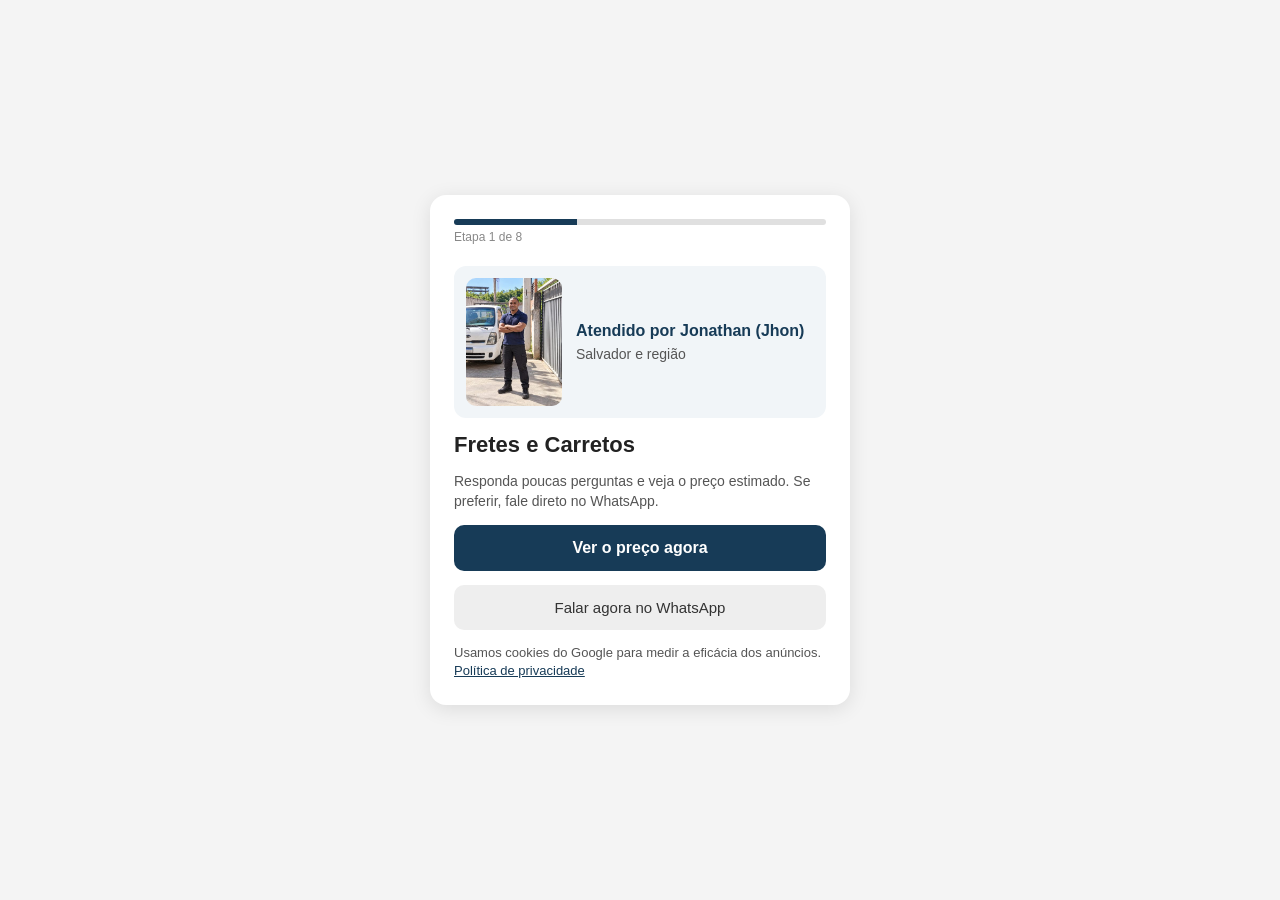
<file: index.html>
<!doctype html>
<html lang="pt-BR">
  <head>
    <meta charset="UTF-8" />
    <meta name="viewport" content="width=device-width, initial-scale=1.0" />
    <title>Orçamento de Frete</title>

    <!-- Google tag (gtag.js) -->
    <script
      async
      src="https://www.googletagmanager.com/gtag/js?id=AW-18011704232"
    ></script>
    <script>
      window.dataLayer = window.dataLayer || [];
      function gtag() {
        dataLayer.push(arguments);
      }
      gtag('js', new Date());

      gtag('config', 'AW-18011704232');
    </script>

    <link rel="icon" type="image/svg+xml" href="favicon.svg" />
    <link rel="icon" type="image/png" href="favicon.png" />
    <link rel="apple-touch-icon" href="favicon.png" />
    <link rel="stylesheet" href="style.css" />
  </head>
  <body>
    <main class="app-container">
      <div class="progress-bar">
        <div id="progress-fill" class="progress-fill"></div>
      </div>

      <p id="step-indicator" class="step-indicator">Etapa 1 de 8</p>

      <!-- ETAPA 1 -->
      <section class="step active" id="step-1">
        <div class="apresentacao">
          <img
            class="apresentacao-foto"
            src="imagens/jhon-bongo.jpg"
            alt="Jonathan (Jhon) ao lado do utilitário Kia Bongo"
            width="96"
            height="128"
          />
          <div class="apresentacao-texto">
            <strong>Atendido por Jonathan (Jhon)</strong>
            <span>Salvador e região</span>
          </div>
        </div>

        <h1>Fretes e Carretos</h1>

        <p>
          Responda poucas perguntas e veja o preço estimado. Se preferir, fale
          direto no WhatsApp.
        </p>

        <button class="btn-primary" onclick="iniciarCalculadora()">
          Ver o preço agora
        </button>

        <button class="btn-secondary" onclick="falarNoWhatsAppAgora()">
          Falar agora no WhatsApp
        </button>

        <p class="helper-note">
          Usamos cookies do Google para medir a eficácia dos anúncios.
          <a
            class="link-discreto"
            href="privacidade.html"
            target="_blank"
            rel="noopener"
            >Política de privacidade</a
          >
        </p>
      </section>

      <!-- ETAPA 2 -->
      <section class="step" id="step-2">
        <h2>Seus dados</h2>

        <label for="nome">Nome</label>
        <input
          type="text"
          id="nome"
          placeholder="Digite seu nome"
          autocomplete="name"
        />

        <label for="telefone">WhatsApp</label>
        <input
          type="tel"
          id="telefone"
          placeholder="(71) 90000-0000"
          autocomplete="tel"
        />

        <p class="helper-note">
          Usaremos seu contato para retornar sobre este orçamento.
          <a
            class="link-discreto"
            href="privacidade.html"
            target="_blank"
            rel="noopener"
            >Política de privacidade</a
          >
        </p>

        <div class="nav-buttons">
          <button class="btn-secondary" onclick="prevStep()">Voltar</button>

          <button class="btn-primary" onclick="validarEtapa2()">
            Continuar
          </button>
        </div>
      </section>

      <!-- ETAPA 3 -->
      <section class="step" id="step-3">
        <h2>Quando será o frete?</h2>

        <p>Escolha uma data ou informe que ainda não decidiu.</p>

        <label for="dataFrete">Data pretendida</label>
        <input type="date" id="dataFrete" />

        <button
          type="button"
          id="btn-data-indefinida"
          class="option-button"
          onclick="selecionarDataIndefinida()"
        >
          Ainda não defini a data
        </button>

        <p id="data-selecionada" class="selection-message"></p>

        <div class="nav-buttons">
          <button class="btn-secondary" onclick="prevStep()">Voltar</button>

          <button class="btn-primary" onclick="validarEtapa3()">
            Continuar
          </button>
        </div>
      </section>

      <!-- ETAPA 4 -->
      <section class="step" id="step-4">
        <h2>Locais do frete</h2>

        <p>
          Informe o endereço completo. Isso ajuda a deixar a estimativa mais
          precisa.
        </p>

        <h3 class="section-subtitle">Local de saída</h3>

        <label for="origem-cep">CEP (opcional)</label>
        <input
          type="text"
          id="origem-cep"
          placeholder="Ex.: 40000-000"
          inputmode="numeric"
          autocomplete="postal-code"
        />
        <p id="origem-status-cep" class="helper-note" aria-live="polite"></p>

        <label for="origem-rua">Rua</label>
        <input type="text" id="origem-rua" placeholder="Ex.: Rua das Flores" />

        <label for="origem-numero">Número</label>
        <input type="text" id="origem-numero" placeholder="Ex.: 123" />

        <label for="origem-bairro">Bairro</label>
        <input type="text" id="origem-bairro" placeholder="Ex.: Centro" />

        <label for="origem-cidade">Cidade</label>
        <input
          type="text"
          id="origem-cidade"
          value="Salvador"
          placeholder="Ex.: Feira de Santana"
        />

        <label for="origem-estado">Estado (UF)</label>
        <input
          type="text"
          id="origem-estado"
          value="BA"
          maxlength="2"
          placeholder="Ex.: BA"
        />

        <div id="paradas-container"></div>

        <button type="button" class="btn-secondary" onclick="adicionarParada()">
          Adicionar parada antes do destino
        </button>

        <hr />

        <h3 class="section-subtitle">Local de destino</h3>

        <label for="destino-cep">CEP (opcional)</label>
        <input
          type="text"
          id="destino-cep"
          placeholder="Ex.: 40000-000"
          inputmode="numeric"
          autocomplete="postal-code"
        />
        <p id="destino-status-cep" class="helper-note" aria-live="polite"></p>

        <label for="destino-rua">Rua</label>
        <input
          type="text"
          id="destino-rua"
          placeholder="Ex.: Avenida Principal"
        />

        <label for="destino-numero">Número</label>
        <input type="text" id="destino-numero" placeholder="Ex.: 456" />

        <label for="destino-bairro">Bairro</label>
        <input type="text" id="destino-bairro" placeholder="Ex.: Pituba" />

        <label for="destino-cidade">Cidade</label>
        <input
          type="text"
          id="destino-cidade"
          value="Salvador"
          placeholder="Ex.: Feira de Santana"
        />

        <label for="destino-estado">Estado (UF)</label>
        <input
          type="text"
          id="destino-estado"
          value="BA"
          maxlength="2"
          placeholder="Ex.: BA"
        />

        <div class="info-box">
          O valor gerado é uma estimativa. O orçamento final poderá ser ajustado
          após a confirmação do endereço completo.
        </div>

        <div class="nav-buttons">
          <button class="btn-secondary" onclick="prevStep()">Voltar</button>

          <button class="btn-primary" onclick="validarEtapa4()">
            Continuar
          </button>
        </div>
      </section>

      <!-- ETAPA 5 -->
      <section class="step" id="step-5">
        <h2>Confira seus dados</h2>

        <p>
          Confira as informações antes de continuar. Você poderá editar cada
          parte.
        </p>

        <div class="review-box">
          <h3>Cliente</h3>
          <p id="resumo-cliente"></p>
          <button class="edit-button" onclick="irParaEtapa(2)">Editar</button>

          <hr />

          <h3>Data</h3>
          <p id="resumo-data"></p>
          <button class="edit-button" onclick="irParaEtapa(3)">Editar</button>

          <hr />

          <h3>Locais</h3>
          <p id="resumo-locais"></p>
          <button class="edit-button" onclick="irParaEtapa(4)">Editar</button>
        </div>

        <div class="nav-buttons">
          <button class="btn-secondary" onclick="prevStep()">Voltar</button>

          <button class="btn-primary" onclick="continuarParaItens()">
            Continuar para os itens
          </button>
        </div>
      </section>
      <!-- ETAPA 6 -->
      <section class="step" id="step-6">
        <h2>O que será transportado?</h2>

        <p>
          Selecione os itens e informe a quantidade. Você poderá adicionar itens
          de várias categorias.
        </p>

        <h3 class="section-subtitle">Categorias</h3>

        <div class="category-grid">
          <button
            type="button"
            class="category-button"
            onclick="mostrarCategoria('sala')"
          >
            Sala
          </button>

          <button
            type="button"
            class="category-button"
            onclick="mostrarCategoria('quarto')"
          >
            Quarto
          </button>

          <button
            type="button"
            class="category-button"
            onclick="mostrarCategoria('cozinha')"
          >
            Cozinha
          </button>

          <button
            type="button"
            class="category-button"
            onclick="mostrarCategoria('area-servico')"
          >
            Área de serviço
          </button>

          <button
            type="button"
            class="category-button"
            onclick="mostrarCategoria('banheiro')"
          >
            Banheiro
          </button>

          <button
            type="button"
            class="category-button"
            onclick="mostrarCategoria('garagem')"
          >
            Garagem
          </button>

          <button
            type="button"
            class="category-button"
            onclick="mostrarCategoria('escritorio')"
          >
            Escritório
          </button>

          <button
            type="button"
            class="category-button"
            onclick="mostrarCategoria('loja')"
          >
            Loja
          </button>

          <button
            type="button"
            class="category-button"
            onclick="mostrarCategoria('construcao')"
          >
            Construção
          </button>

          <button
            type="button"
            class="category-button"
            onclick="mostrarCategoria('descarte')"
          >
            Descarte
          </button>

          <button
            type="button"
            class="category-button"
            onclick="mostrarCategoria('especiais')"
          >
            Especiais
          </button>
        </div>

        <button type="button" class="btn-secondary" onclick="abrirModalItem()">
          Não encontrei meu item
        </button>

        <div id="catalogo-itens" class="catalogo-itens">
          <p class="empty-message">Escolha uma categoria para ver os itens.</p>
        </div>

        <div class="selected-items-box">
          <h3>Itens selecionados</h3>

          <div id="lista-itens-selecionados">
            <p class="empty-message">Nenhum item selecionado ainda.</p>
          </div>
        </div>

        <label for="observacoes-itens"> Observações sobre os itens </label>

        <textarea
          id="observacoes-itens"
          rows="4"
          placeholder="Ex.: geladeira muito grande, sofá em L, painel solar, item frágil..."
        ></textarea>

        <div class="nav-buttons">
          <button class="btn-secondary" onclick="prevStep()">Voltar</button>

          <button class="btn-primary" onclick="validarEtapa6()">
            Continuar
          </button>
        </div>
      </section>
      <!-- ETAPA 7 -->
      <section class="step" id="step-7">
        <h2>Acesso e escadas</h2>

        <p>
          Informe como será o acesso nos dois locais. Essas informações ajudam o
          fretista a avaliar o trabalho.
        </p>

        <h3 class="section-subtitle">Local de saída</h3>

        <label for="acesso-origem">Onde o veículo poderá parar?</label>
        <select id="acesso-origem">
          <option value="">Selecione uma opção</option>
          <option value="porta">O veículo poderá parar na porta</option>
          <option value="perto">
            Poderá parar perto, com uma caminhada curta
          </option>
          <option value="distante">O veículo ficará distante do imóvel</option>
          <option value="corredor">
            Há beco, corredor ou passagem até o imóvel
          </option>
          <option value="fundo">Os itens ficam no fundo do terreno</option>
        </select>

        <label for="andares-origem">Quantos andares há na saída?</label>
        <input type="number" id="andares-origem" min="0" step="1" value="0" />

        <label for="escada-origem">Escada ou elevador na saída?</label>
        <select id="escada-origem">
          <option value="">Selecione uma opção</option>
          <option value="nao-se-aplica">Não há escada nem elevador</option>
          <option value="larga">Escada larga e espaçosa</option>
          <option value="normal">Escada normal</option>
          <option value="estreita">Escada estreita ou pouco espaçosa</option>
          <option value="elevador">Elevador disponível</option>
        </select>

        <hr />

        <h3 class="section-subtitle">Local de destino</h3>

        <label for="acesso-destino">Onde o veículo poderá parar?</label>
        <select id="acesso-destino">
          <option value="">Selecione uma opção</option>
          <option value="porta">O veículo poderá parar na porta</option>
          <option value="perto">
            Poderá parar perto, com uma caminhada curta
          </option>
          <option value="distante">O veículo ficará distante do imóvel</option>
          <option value="corredor">
            Há beco, corredor ou passagem até o imóvel
          </option>
          <option value="fundo">Os itens ficam no fundo do terreno</option>
        </select>

        <label for="andares-destino">Quantos andares há no destino?</label>
        <input type="number" id="andares-destino" min="0" step="1" value="0" />

        <label for="escada-destino">Escada ou elevador no destino?</label>
        <select id="escada-destino">
          <option value="">Selecione uma opção</option>
          <option value="nao-se-aplica">Não há escada nem elevador</option>
          <option value="larga">Escada larga e espaçosa</option>
          <option value="normal">Escada normal</option>
          <option value="estreita">Escada estreita ou pouco espaçosa</option>
          <option value="elevador">Elevador disponível</option>
        </select>

        <hr />

        <h3 class="section-subtitle">Ajudantes</h3>

        <label for="ajudantes">
          Como será a ajuda para carregar e descarregar?
        </label>

        <select id="ajudantes">
          <option value="">Selecione uma opção</option>
          <option value="com">Com ajudantes</option>
          <option value="1">1 ajudante apenas</option>
          <option value="sem">Sem ajudantes</option>
        </select>

        <p id="texto-um-ajudante" class="helper-note" hidden>
          Com 1 ajudante apenas, entende-se que se o trabalho precisar de mais
          pessoas, deverá haver gente no local para ajudar a carregar.
        </p>

        <p id="texto-sem-ajudantes" class="helper-note" hidden>
          Sem ajudantes: o serviço será apenas de transporte do material.
        </p>

        <div class="nav-buttons">
          <button class="btn-secondary" onclick="prevStep()">Voltar</button>

          <button class="btn-primary" onclick="validarEtapa7()">
            Continuar
          </button>
        </div>
      </section>
      <!-- ETAPA 8 -->
      <section class="step" id="step-8">
        <h2>Confira seu frete</h2>

        <p>
          Revise as informações. Se precisar corrigir algo, use o botão “Editar”
          daquela seção.
        </p>

        <div class="review-box">
          <h3>Cliente</h3>
          <p id="revisao-cliente"></p>
          <button class="edit-button" onclick="irParaEtapa(2)">Editar</button>

          <hr />

          <h3>Data</h3>
          <p id="revisao-data"></p>
          <button class="edit-button" onclick="irParaEtapa(3)">Editar</button>

          <hr />

          <h3>Endereços</h3>
          <p id="revisao-enderecos"></p>
          <button class="edit-button" onclick="irParaEtapa(4)">Editar</button>

          <hr />

          <h3>Itens e observações</h3>
          <p id="revisao-itens"></p>
          <button class="edit-button" onclick="irParaEtapa(6)">Editar</button>

          <hr />

          <h3>Acesso, escadas e ajudantes</h3>
          <p id="revisao-acesso"></p>
          <button class="edit-button" onclick="irParaEtapa(7)">Editar</button>
        </div>

        <div class="info-box">
          Esta revisão ainda não é uma confirmação do frete. O valor será
          estimado com base nas informações fornecidas.
        </div>

        <div class="nav-buttons">
          <button class="btn-secondary" onclick="prevStep()">Voltar</button>

          <button class="btn-primary" onclick="continuarDaRevisao()">
            Continuar
          </button>
        </div>
      </section>
      <!-- ETAPA 9 -->
      <section class="step" id="step-9">
        <h2>Estimativa do frete</h2>

        <p>
          Com base nas informações fornecidas, esta é a estimativa para o seu
          frete.
        </p>

        <input type="hidden" id="distancia-total" value="" />
        <input type="hidden" id="tempo-percurso" value="" />

        <p id="status-rota-maps" class="status-rota-maps" role="status">
          Calculando a rota, aguarde um instante...
        </p>

        <button
          type="button"
          class="btn-secondary"
          onclick="calcularRotaAutomatica()"
        >
          Tentar novamente
        </button>

        <label for="pode-ter-pedagio"> O trajeto pode ter pedágio? </label>

        <select id="pode-ter-pedagio">
          <option value="">Selecione uma opção</option>
          <option value="sim">Sim ou não tenho certeza</option>
          <option value="nao">Acredito que não</option>
        </select>

        <p class="helper-note">
          O motorista confirmará a existência e o valor dos pedágios durante a
          conversa pelo WhatsApp. Esse custo não está incluído na estimativa.
        </p>

        <button
          type="button"
          id="btn-calcular-estimativa"
          class="btn-primary"
          style="width: 100%; margin-top: 8px"
          onclick="calcularEstimativa()"
        >
          Calcular estimativa
        </button>

        <div id="resultado-estimativa" class="resultado-estimativa" hidden>
          <!-- Informações que o cliente pode ver -->
          <p id="codigo-orcamento" class="codigo-orcamento"></p>

          <p class="aviso-conferir-endereco">
            O valor parece baixo para a distância do seu frete? Confira os
            endereços informados. Se estiver incompleto ou incorreto pode
            alterar a rota e o valor estimado.
          </p>

          <p class="tempo-total-cliente">
            Tempo total estimado:
            <strong id="est-tempo-total"></strong>
          </p>

          <div class="valor-estimado-cliente">
            <span>Valor estimado</span>
            <strong id="est-valor-final"></strong>
            <small>(custos adicionais podem ser aplicáveis)</small>
          </div>

          <p id="est-custo-ajudantes" class="custo-ajudantes-cliente"></p>

          <!-- Dados do cálculo mantidos para uso administrativo futuro.
       Não são exibidos na tela do cliente. -->
          <div hidden aria-hidden="true">
            <span id="est-total-itens"></span>
            <span id="est-tempo-manuseio"></span>
            <span id="est-tempo-percurso"></span>
            <span id="est-equipe"></span>
            <span id="est-custo-carro"></span>
            <span id="est-custo-equipe"></span>
            <span id="est-subtotal"></span>
            <span id="est-margem"></span>
          </div>

          <div id="decisao-estimativa" class="decisao-estimativa">
            <button
              type="button"
              class="btn-primary"
              onclick="aceitarEstimativa(false)"
            >
              Gostei, quero fechar
            </button>

            <button
              type="button"
              class="btn-secondary"
              onclick="mostrarOpcaoDesconto()"
            >
              Não gostei do valor
            </button>
          </div>

          <div id="bloco-desconto" class="bloco-desconto" hidden>
            <p>Consigo aplicar um desconto especial para fechar agora:</p>

            <div class="valor-estimado-cliente valor-com-desconto">
              <span>Valor com desconto</span>
              <strong id="est-valor-desconto"></strong>
            </div>

            <div class="decisao-estimativa">
              <button
                type="button"
                class="btn-primary"
                onclick="aceitarEstimativa(true)"
              >
                Aceitar com desconto
              </button>

              <button
                type="button"
                class="btn-secondary"
                onclick="encerrarAtendimento()"
              >
                Não, encerrar atendimento
              </button>
            </div>
          </div>
        </div>

        <div class="nav-buttons" style="margin-top: 16px">
          <button class="btn-secondary" onclick="prevStep()">Voltar</button>
        </div>
      </section>
    </main>

    <div id="modal-item" class="modal-fundo" hidden>
      <div
        class="modal-caixa"
        role="dialog"
        aria-modal="true"
        aria-labelledby="modal-item-titulo"
      >
        <h2 id="modal-item-titulo">Não achou seu item?</h2>

        <p>
          Escolha na lista um item parecido com o seu em tamanho, peso e
          esforço para carregar.
        </p>

        <div class="example-box">
          <strong>Exemplo:</strong> seu item é grande e pesado, mais ou menos
          como uma geladeira. Selecione <strong>Geladeira</strong> e, nas
          observações, escreva o nome real, como "cofre de 150 kg".
        </div>

        <button type="button" class="btn-primary" onclick="fecharModalItem(true)">
          Entendi, ir para as observações
        </button>

        <button type="button" class="btn-secondary" onclick="fecharModalItem(false)">
          Fechar
        </button>
      </div>
    </div>

    <script src="script.js"></script>
  </body>
</html>
</file>
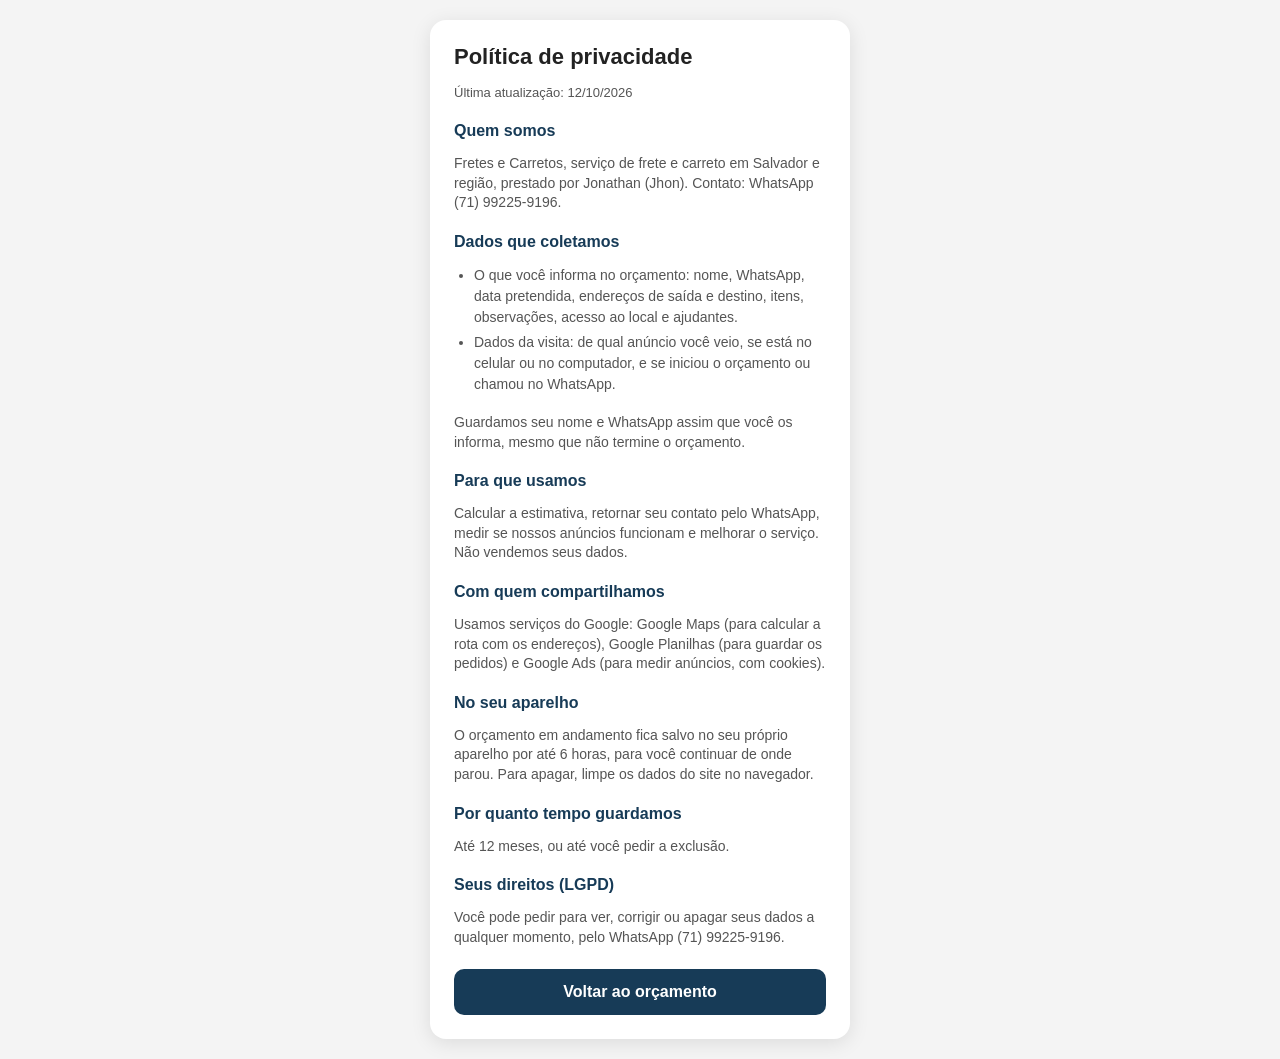
<file: privacidade.html>
<!doctype html>
<html lang="pt-BR">
  <head>
    <meta charset="UTF-8" />
    <meta name="viewport" content="width=device-width, initial-scale=1.0" />
    <title>Política de privacidade | Fretes e Carretos</title>

    <link rel="icon" type="image/svg+xml" href="favicon.svg" />
    <link rel="icon" type="image/png" href="favicon.png" />
    <link rel="apple-touch-icon" href="favicon.png" />
    <link rel="stylesheet" href="style.css" />
  </head>
  <body>
    <main class="app-container">
      <section class="step active politica">
        <h1>Política de privacidade</h1>
        <p class="helper-note">Última atualização: 12/10/2026</p>

        <h2>Quem somos</h2>
        <p>
          Fretes e Carretos, serviço de frete e carreto em Salvador e região,
          prestado por Jonathan (Jhon). Contato: WhatsApp (71) 99225-9196.
        </p>

        <h2>Dados que coletamos</h2>
        <ul>
          <li>
            O que você informa no orçamento: nome, WhatsApp, data pretendida,
            endereços de saída e destino, itens, observações, acesso ao local e
            ajudantes.
          </li>
          <li>
            Dados da visita: de qual anúncio você veio, se está no celular ou
            no computador, e se iniciou o orçamento ou chamou no WhatsApp.
          </li>
        </ul>
        <p>
          Guardamos seu nome e WhatsApp assim que você os informa, mesmo que
          não termine o orçamento.
        </p>

        <h2>Para que usamos</h2>
        <p>
          Calcular a estimativa, retornar seu contato pelo WhatsApp, medir se
          nossos anúncios funcionam e melhorar o serviço. Não vendemos seus
          dados.
        </p>

        <h2>Com quem compartilhamos</h2>
        <p>
          Usamos serviços do Google: Google Maps (para calcular a rota com os
          endereços), Google Planilhas (para guardar os pedidos) e Google Ads
          (para medir anúncios, com cookies).
        </p>

        <h2>No seu aparelho</h2>
        <p>
          O orçamento em andamento fica salvo no seu próprio aparelho por até 6
          horas, para você continuar de onde parou. Para apagar, limpe os dados
          do site no navegador.
        </p>

        <h2>Por quanto tempo guardamos</h2>
        <p>Até 12 meses, ou até você pedir a exclusão.</p>

        <h2>Seus direitos (LGPD)</h2>
        <p>
          Você pode pedir para ver, corrigir ou apagar seus dados a qualquer
          momento, pelo WhatsApp (71) 99225-9196.
        </p>

        <a class="btn-primary" href="index.html">Voltar ao orçamento</a>
      </section>
    </main>
  </body>
</html>
</file>
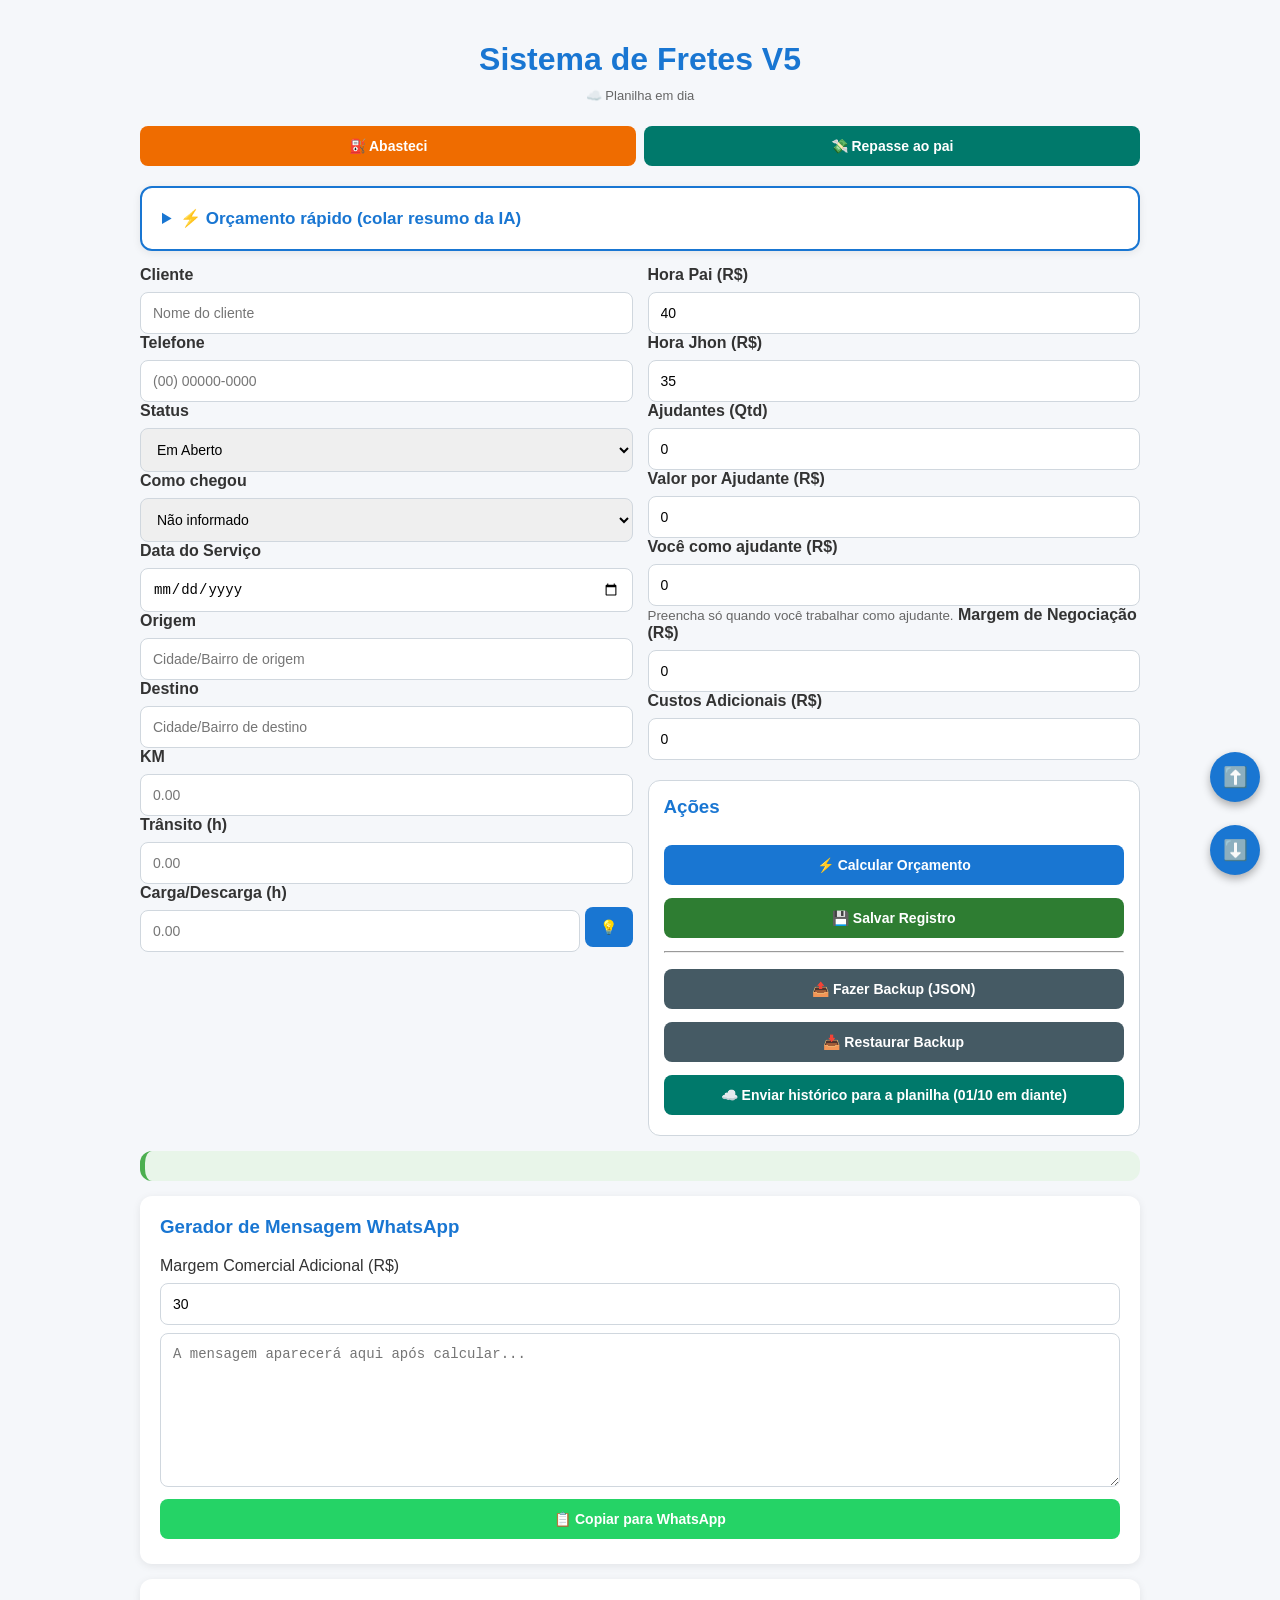
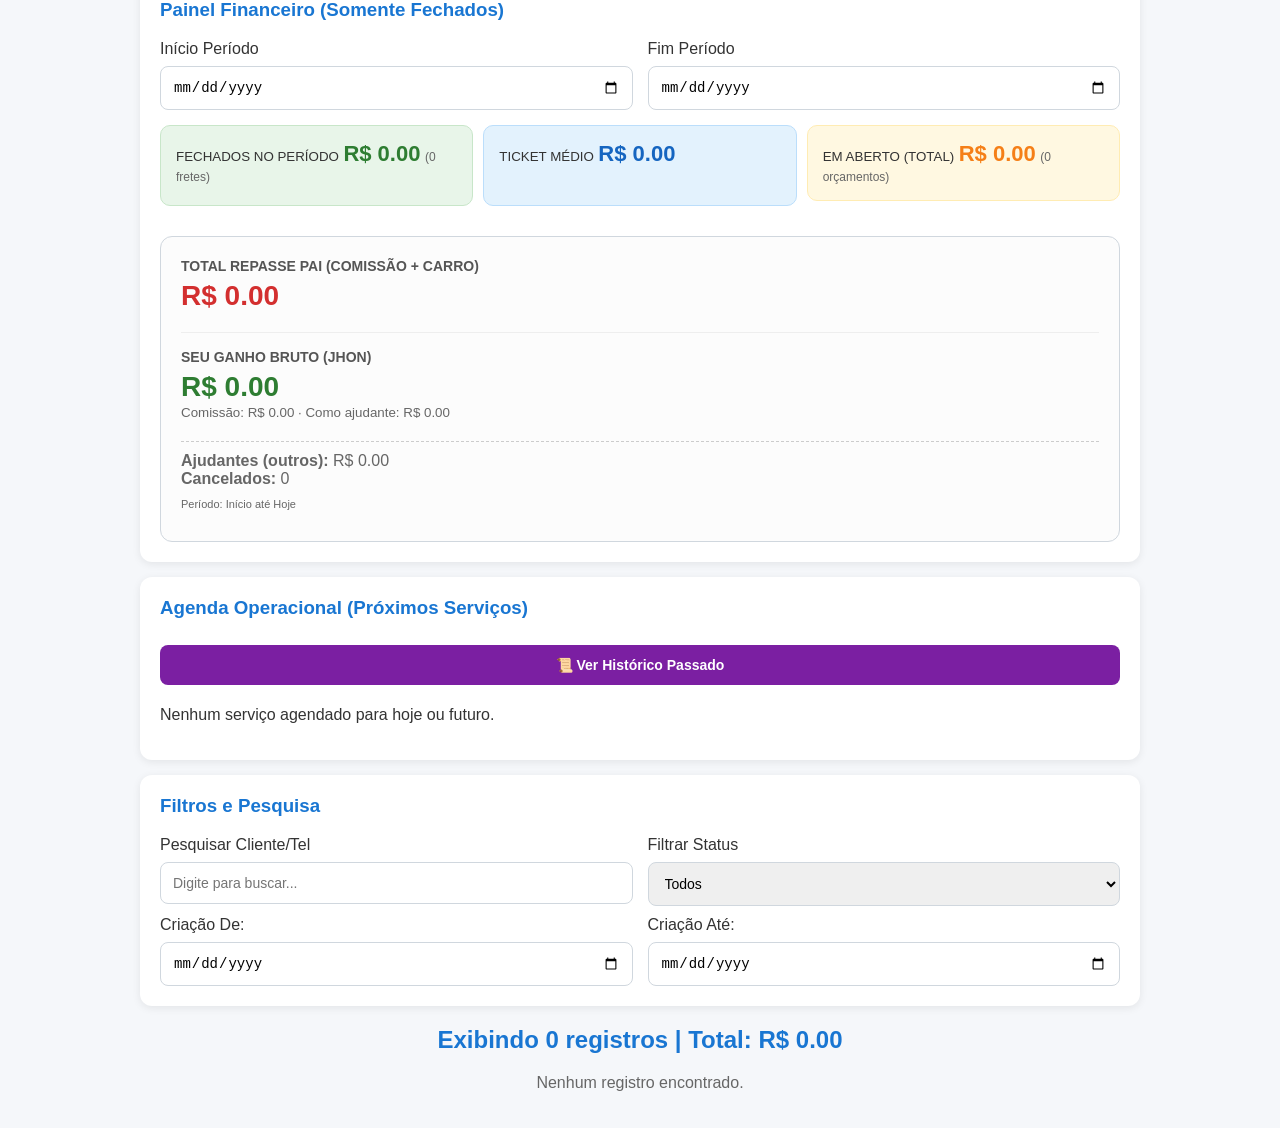
<file: sistema.html>
<!doctype html>
<html lang="pt-BR">
  <head>
    <meta charset="UTF-8" />
    <meta name="viewport" content="width=device-width, initial-scale=1.0" />
    <title>Sistema de Fretes V5</title>

    <style>
      body {
        font-family: Arial, sans-serif;
        max-width: 1000px;
        margin: auto;
        padding: 20px;
        background: #f5f7fa;
        color: #333;
      }
      input,
      select,
      button,
      textarea {
        width: 100%;
        padding: 12px;
        margin-top: 8px;
        box-sizing: border-box;
        border-radius: 8px;
        border: 1px solid #d0d7de;
        font-size: 14px;
      }
      .card {
        background: white;
        padding: 15px;
        border-radius: 12px;
        margin: 10px 0;
        box-shadow: 0 2px 6px rgba(0, 0, 0, 0.08);
      }
      .grid {
        display: grid;
        grid-template-columns: 1fr 1fr;
        gap: 15px;
      }
      .painel {
        background: white;
        padding: 20px;
        border-radius: 12px;
        margin: 15px 0;
        box-shadow: 0 2px 8px rgba(0, 0, 0, 0.08);
      }

      /* Ajuste para o Painel em Grid/Flex para ser responsivo */
      .painel-grid {
        display: flex;
        flex-wrap: wrap;
        gap: 10px;
      }
      .painel-item {
        flex: 1 1 200px;
        padding: 15px;
        border-radius: 10px;
        min-width: 150px;
      }

      button {
        background: #1976d2;
        color: white;
        border: none;
        font-weight: bold;
        cursor: pointer;
        transition: 0.2s;
        margin-bottom: 5px;
      }

      button:hover {
        background: #1565c0;
        transform: translateY(-1px);
      }

      h1 {
        text-align: center;
        color: #1976d2;
        margin-bottom: 30px;
      }

      h3 {
        margin-top: 0;
        color: #1976d2;
      }

      #resultado {
        background: #e8f5e9;
        padding: 15px;
        border-radius: 12px;
        margin-top: 15px;
        border-left: 5px solid #4caf50;
      }

      .btn-excluir {
        background: #d32f2f;
      }
      .btn-excluir:hover {
        background: #b71c1c;
      }

      @media (max-width: 700px) {
        .grid {
          grid-template-columns: 1fr;
        }
        body {
          padding: 10px;
        }
        .painel-item {
          flex: 1 1 100%;
        }
      }

      /* Remover setas de campos numéricos */
      input::-webkit-outer-spin-button,
      input::-webkit-inner-spin-button {
        -webkit-appearance: none;
        appearance: none; /* Adicione esta linha */
        margin: 0;
      }
      input[type='number'] {
        -moz-appearance: textfield;
        appearance: textfield; /* Adicione esta linha também */
      }

      /* Container dos Botões Flutuantes */
      .nav-flutuante {
        position: fixed;
        bottom: 20px;
        right: 20px;
        display: flex;
        flex-direction: column;
        gap: 10px;
        z-index: 1000;
      }
      .btn-nav {
        width: 50px;
        height: 50px;
        background-color: #1976d2;
        color: white;
        border-radius: 50%;
        display: flex;
        align-items: center;
        justify-content: center;
        box-shadow: 0 4px 8px rgba(0, 0, 0, 0.3);
        cursor: pointer;
        border: none;
        font-size: 20px;
      }
      .btn-nav:hover {
        background-color: #1565c0;
      }

      .assistente-carga {
        background: #fff3e0;
        padding: 15px;
        border-radius: 12px;
        margin-top: 10px;
        border: 1px solid #ffe0b2;
        display: none; /* Começa escondido */
      }
      .item-selecionado {
        display: flex;
        justify-content: space-between;
        background: white;
        padding: 5px 10px;
        border-radius: 5px;
        margin-bottom: 5px;
        font-size: 13px;
      }
    </style>
  </head>

  <body>
    <h1>Sistema de Fretes V5</h1>
    <div id="avisoFila" style="text-align: center; margin: -20px 0 15px; font-size: 13px; color: #666"></div>

    <!-- ===== ABASTECIMENTO E REPASSE AO PAI ===== -->
    <div style="display: flex; gap: 8px; margin-bottom: 10px">
      <button onclick="registrarAbastecimento()" style="flex: 1; background: #ef6c00">⛽ Abasteci</button>
      <button onclick="abrirRepasse()" style="flex: 1; background: #00796b">💸 Repasse ao pai</button>
    </div>

    <div class="painel" id="areaRepasse" style="display: none; border: 2px solid #00796b">
      <h3 style="color: #00796b">💸 Repasse ao pai</h3>
      <div id="repasseAntigos"></div>
      <label>Fretes a partir de</label>
      <input type="date" id="repasseDesde" onchange="montarRepasse()" />
      <div id="repasseLista" style="margin-top: 10px"></div>
      <div id="repasseTotais" style="margin-top: 10px"></div>
      <textarea id="repasseMensagem" rows="14" style="margin-top: 8px"></textarea>
      <button onclick="copiarRepasse()" style="background: #25d366">📋 Copiar mensagem</button>
      <button onclick="confirmarRepasse()" style="background: #00796b">✅ Pix feito, marcar como pago</button>
      <button onclick="el('areaRepasse').style.display='none'" style="background: #666">Fechar</button>
    </div>

    <!-- ===== ORÇAMENTO RÁPIDO (resumo da IA do WhatsApp) ===== -->
    <details class="painel" id="orcRapido" style="border: 2px solid #1976d2">
      <summary style="cursor: pointer; font-weight: bold; color: #1976d2; font-size: 17px">
        ⚡ Orçamento rápido (colar resumo da IA)
      </summary>

      <label style="margin-top: 12px; display: block">Cole o resumo da conversa</label>
      <textarea id="orResumo" rows="7" placeholder="RESUMO DO FRETE&#10;Itens: 1 geladeira; 1 sofá&#10;Origem: ..."></textarea>
      <div style="display: flex; gap: 8px">
        <button onclick="lerResumo()" style="flex: 2">📋 Ler resumo</button>
        <button onclick="novoOrcamentoRapido()" style="flex: 1; background: #666">Limpar</button>
      </div>

      <div id="orForm" style="display: none; margin-top: 10px">
        <div class="grid">
          <div>
            <label>Cliente</label>
            <input id="orCliente" placeholder="Nome do cliente" />
          </div>
          <div>
            <label>Como chegou</label>
            <select id="orCanal">
              <option value="">Não sei</option>
              <option value="Google">Google</option>
              <option value="Facebook">Facebook</option>
              <option value="Instagram">Instagram</option>
              <option value="Indicação">Indicação</option>
              <option value="Cliente antigo">Cliente antigo</option>
              <option value="Outro">Outro</option>
            </select>
          </div>
        </div>

        <label><b>Itens</b> <small style="color: #666">(amarelo = confira a categoria)</small></label>
        <div id="orItens"></div>
        <button onclick="adicionarItemRapido()" style="background: #666; padding: 8px">+ Item</button>

        <div class="grid">
          <div>
            <label>Origem</label>
            <input id="orOrigem" />
            <div style="display: flex; gap: 6px">
              <input id="orLancesO" type="number" min="0" placeholder="Lances" style="flex: 1" />
              <select id="orAcessoO" style="flex: 1"></select>
            </div>
            <label style="font-size: 13px"><input type="checkbox" id="orElevO" style="width: auto" /> elevador</label>
          </div>
          <div>
            <label>Destino</label>
            <input id="orDestino" />
            <div style="display: flex; gap: 6px">
              <input id="orLancesD" type="number" min="0" placeholder="Lances" style="flex: 1" />
              <select id="orAcessoD" style="flex: 1"></select>
            </div>
            <label style="font-size: 13px"><input type="checkbox" id="orElevD" style="width: auto" /> elevador</label>
          </div>
        </div>

        <div class="grid">
          <div>
            <label>Ajudantes</label>
            <select id="orAjudantes">
              <option value="0">Sem ajudantes</option>
              <option value="1">1 ajudante</option>
              <option value="com">Com ajudantes (2 ou 3)</option>
            </select>
          </div>
          <div>
            <label>Data</label>
            <input id="orData" type="date" />
          </div>
        </div>
        <label>Pedágio (R$)</label>
        <input id="orPedagio" type="number" value="0" />

        <button onclick="calcularRapido()" style="background: #2e7d32; margin-top: 12px">⚡ Calcular e salvar</button>
        <p id="orStatus" style="font-size: 13px; color: #666"></p>

        <div id="orResultado" style="display: none; background: #e8f5e9; padding: 12px; border-radius: 10px">
          <div id="orResumoValor"></div>
          <textarea id="orMensagem" rows="11" style="margin-top: 8px"></textarea>
          <button onclick="copiarMensagemRapida()" style="background: #25d366">📋 Copiar mensagem</button>
        </div>
      </div>
    </details>

    <div class="grid">
      <div>
        <label><b>Cliente</b></label>
        <input id="cliente" placeholder="Nome do cliente" />

        <label><b>Telefone</b></label>
        <input id="telefone" placeholder="(00) 00000-0000" />

        <label><b>Status</b></label>
        <select id="status">
          <option value="Em Aberto">Em Aberto</option>
          <option value="Fechado">Fechado</option>
          <option value="Perdido">Perdido</option>
          <option value="Cancelado">Cancelado</option>
          <option value="Compromisso">Compromisso (agenda, sem valor)</option>
        </select>

        <label><b>Como chegou</b></label>
        <select id="canal">
          <option value="">Não informado</option>
          <option value="Google">Google</option>
          <option value="Facebook">Facebook</option>
          <option value="Instagram">Instagram</option>
          <option value="Indicação">Indicação</option>
          <option value="Cliente antigo">Cliente antigo</option>
          <option value="Outro">Outro</option>
          <option value="WhatsApp">WhatsApp (antigo, trocar)</option>
        </select>

        <label><b>Data do Serviço</b></label>
        <input type="date" id="dataServico" />

        <label><b>Origem</b></label>
        <input id="origem" placeholder="Cidade/Bairro de origem" />

        <label><b>Destino</b></label>
        <input id="destino" placeholder="Cidade/Bairro de destino" />

        <label><b>KM</b></label>
        <input type="number" id="km" step="0.01" placeholder="0.00" />

        <label><b>Trânsito (h)</b></label>
        <input type="number" id="transito" step="0.01" placeholder="0.00" />

        <label><b>Carga/Descarga (h)</b></label>
        <div style="display: flex; gap: 5px">
          <input type="number" id="carga" step="0.01" placeholder="0.00" />
          <button
            onclick="toggleAssistente()"
            style="width: 50px; margin-top: 5px"
            title="Assistente de Carga"
          >
            💡
          </button>
        </div>

        <div id="areaAssistente" class="assistente-carga">
          <small><b>Assistente de Carga</b></small>

          <select id="selItem" onchange="adicionarItemAssistente()">
            <option value="">+ Adicionar Item...</option>
          </select>

          <div style="margin-top: 5px">
            <button
              onclick="abrirCadastroItem()"
              style="
                font-size: 11px;
                background: #666;
                padding: 6px;
                width: auto;
              "
            >
              ➕ Cadastrar Novo Item
            </button>
          </div>

          <!-- FORMULÁRIO COM DICAS (PLACEHOLDERS) -->
          <div
            id="formNovoItem"
            style="
              display: none;
              margin-top: 10px;
              border: 1px dashed #666;
              padding: 10px;
              background: #fff;
            "
          >
            <input
              id="novoNome"
              placeholder="Ex: Geladeira, Cama..."
              style="font-size: 12px; height: 30px; margin-bottom: 5px"
            />
            <input
              id="novoTempo"
              type="number"
              placeholder="Minutos p/ carregar"
              style="font-size: 12px; height: 30px; margin-bottom: 5px"
            />

            <label><small>Logística de Viagem:</small></label>
            <select
              id="novoTipo"
              style="font-size: 12px; height: 30px; margin-bottom: 5px"
            >
              <option value="1">1 Viagem por Item (Itens Grandes)</option>
              <option value="2">2 Itens por Viagem (Ex: Caixas)</option>
              <option value="4">4 Itens por Viagem (Ex: Sacolas)</option>
            </select>
            <button
              onclick="salvarNovoItem()"
              style="background: #2e7d32; margin-top: 5px; padding: 5px"
            >
              💾 Salvar Item
            </button>
          </div>

          <div id="listaItensAssistente" style="margin: 10px 0"></div>

          <!-- CONFIGURAÇÃO DE ESCADA (COM SUPORTE A 1.5, 2.5, ETC) -->
          <div
            style="
              display: flex;
              gap: 10px;
              margin-top: 10px;
              border-top: 1px solid #ffe0b2;
              padding-top: 10px;
            "
          >
            <div style="flex: 1">
              <label><small>Lances</small></label>
              <input
                type="number"
                id="lancesEscada"
                value="0"
                oninput="calcularTempoAssistente()"
              />
            </div>
            <div style="flex: 1">
              <label><small>Min/Lance</small></label>
              <input
                type="number"
                id="minutosPorLance"
                step="0.1"
                value="1.7"
                oninput="calcularTempoAssistente()"
              />
            </div>
          </div>

          <div
            style="
              margin-top: 10px;
              font-weight: bold;
              font-size: 14px;
              color: #e65100;
            "
          >
            Total Estimado: <span id="tempoEstimadoAssistente">0</span> min
          </div>
        </div>
      </div>

      <div>
        <label><b>Hora Pai (R$)</b></label>
        <input type="number" id="horaPai" value="40" />

        <label><b>Hora Jhon (R$)</b></label>
        <input type="number" id="horaJhon" value="35" />

        <label><b>Ajudantes (Qtd)</b></label>
        <input type="number" id="ajudantes" value="0" />

        <label><b>Valor por Ajudante (R$)</b></label>
        <input type="number" id="valorAjudante" value="0" />

        <label><b>Você como ajudante (R$)</b></label>
        <input
          type="number"
          id="ajudanteJhon"
          value="0"
          placeholder="Quanto do valor de ajudantes fica com você"
        />
        <small style="color: #666"
          >Preencha só quando você trabalhar como ajudante.</small
        >

        <label><b>Margem de Negociação (R$)</b></label>
        <input type="number" id="margem" value="0" />

        <label><b>Custos Adicionais (R$)</b></label>
        <input type="number" id="custosAdicionais" value="0" />

        <div
          style="
            margin-top: 20px;
            padding: 15px;
            background: #fff;
            border-radius: 12px;
            border: 1px solid #d0d7de;
          "
        >
          <h3>Ações</h3>
          <button onclick="calcular()">⚡ Calcular Orçamento</button>
          <button onclick="salvar()" style="background: #2e7d32">
            💾 Salvar Registro
          </button>
          <hr />
          <button onclick="exportarBackup()" style="background: #455a64">
            📤 Fazer Backup (JSON)
          </button>
          <button
            onclick="document.getElementById('arquivoBackup').click()"
            style="background: #455a64"
          >
            📥 Restaurar Backup
          </button>
          <button onclick="enviarHistorico()" style="background: #00796b">
            ☁️ Enviar histórico para a planilha (01/10 em diante)
          </button>
          <input
            type="file"
            id="arquivoBackup"
            accept=".json"
            onchange="restaurarBackup(event)"
            style="display: none"
          />
        </div>
      </div>
    </div>

    <div id="resultado"></div>

    <div class="painel">
      <h3>Gerador de Mensagem WhatsApp</h3>
      <label>Margem Comercial Adicional (R$)</label>
      <input type="number" id="margemMensagem" value="30" />

      <textarea
        id="mensagemWhatsapp"
        rows="8"
        placeholder="A mensagem aparecerá aqui após calcular..."
      ></textarea>
      <button onclick="copiarMensagem()" style="background: #25d366">
        📋 Copiar para WhatsApp
      </button>
    </div>

    <div class="painel">
      <h3>Painel Financeiro (Somente Fechados)</h3>
      <div class="grid" style="margin-bottom: 15px">
        <div>
          <label>Início Período</label>
          <input type="date" id="dataFinInicial" onchange="listar()" />
        </div>
        <div>
          <label>Fim Período</label>
          <input type="date" id="dataFinFinal" onchange="listar()" />
        </div>
      </div>
      <div id="painel"></div>
    </div>

    <div class="painel">
      <h3>Agenda Operacional (Próximos Serviços)</h3>
      <div style="display: flex; gap: 10px; margin-bottom: 10px">
        <button onclick="mostrarHistorico()" style="background: #7b1fa2">
          📜 Ver Histórico Passado
        </button>
        <button
          id="btnVoltarAgenda"
          onclick="listar()"
          style="display: none; background: #1976d2"
        >
          ⬅ Voltar para Agenda
        </button>
      </div>
      <div id="agenda"></div>
    </div>

    <div class="painel">
      <h3>Filtros e Pesquisa</h3>
      <div class="grid">
        <div>
          <label>Pesquisar Cliente/Tel</label>
          <input
            id="pesquisa"
            onkeyup="listar()"
            placeholder="Digite para buscar..."
          />
        </div>
        <div>
          <label>Filtrar Status</label>
          <select id="filtro" onchange="listar()">
            <option value="Todos">Todos</option>
            <option value="Em Aberto">Em Aberto</option>
            <option value="Fechado">Fechado</option>
            <option value="Perdido">Perdido</option>
            <option value="Cancelado">Cancelado</option>
            <option value="Compromisso">Compromisso</option>
            <option value="Diesel">Abastecimentos</option>
            <option value="Repasse">Repasses ao pai</option>
          </select>
        </div>
      </div>
      <div class="grid" style="margin-top: 10px">
        <div>
          <label>Criação De:</label>
          <input type="date" id="dataInicial" onchange="listar()" />
        </div>
        <div>
          <label>Criação Até:</label>
          <input type="date" id="dataFinal" onchange="listar()" />
        </div>
      </div>
    </div>

    <h2 id="totalFiltrado" style="text-align: center; color: #1976d2">
      Total: R$ 0,00
    </h2>

    <div id="lista"></div>

    <script>
      let editando = null;
      let ultimo = {};

      const el = (id) => document.getElementById(id);

      // ===== ID FIXO E LEITURA DA LISTA =====
      // Cada registro ganha um código único que nunca muda.
      // Editar e excluir passam a usar esse código, e não a posição na lista.
      let contadorId = 0;
      function novoId() {
        contadorId++;
        return (
          'F' +
          Date.now().toString(36) +
          contadorId.toString(36) +
          Math.random().toString(36).slice(2, 5)
        );
      }

      function lerLista() {
        let lista = JSON.parse(localStorage.getItem('orcamentosV3') || '[]');
        let mudou = false;
        lista.forEach((o) => {
          if (!o.id) {
            o.id = novoId();
            mudou = true;
          }
        });
        if (mudou) localStorage.setItem('orcamentosV3', JSON.stringify(lista));
        return lista;
      }

      function num(v) {
        return parseFloat(v) || 0;
      }

      // data de hoje no fuso do celular, no formato aaaa-mm-dd
      function hojeISO() {
        const h = new Date();
        return `${h.getFullYear()}-${String(h.getMonth() + 1).padStart(2, '0')}-${String(h.getDate()).padStart(2, '0')}`;
      }

      // "2026-11-18" -> "18/11/2026"
      function dataBR(iso) {
        return iso ? String(iso).split('-').reverse().join('/') : '-';
      }

      const CORES_STATUS = {
        Fechado: '#4caf50',
        Perdido: '#f44336',
        Cancelado: '#757575',
        Compromisso: '#7b1fa2',
        'Em Aberto': '#1976d2',
      };

      // ===== CÁLCULO =====
      function calcular() {
        let km = parseFloat(el('km').value) || 0;
        let trans = parseFloat(el('transito').value) || 0;
        let carg = parseFloat(el('carga').value) || 0;

        let pai = parseFloat(el('horaPai').value) || 0;
        let jhon = parseFloat(el('horaJhon').value) || 0;

        let aj = parseInt(el('ajudantes').value) || 0;
        let vAj = parseFloat(el('valorAjudante').value) || 0;

        let margemV = parseFloat(el('margem').value) || 0;

        let custosExtras = parseFloat(el('custosAdicionais').value) || 0;

        let tempoReal = trans + carg;
        let horaTotal = pai + jhon;
        let tempoMargem = horaTotal ? margemV / horaTotal : 0;
        let tempoOrc = tempoReal + tempoMargem;

        let custoCarro = km * 1.77;
        let partePai = tempoOrc * pai;
        let parteJhon = tempoOrc * jhon;
        let custoAjud = aj * vAj;

        let valor =
          custoCarro + partePai + parteJhon + custoAjud + custosExtras;

        ultimo = {
          valor,
          partePai,
          parteJhon,
          custoCarro,
          custoAjud,
          origem: el('origem').value,
          destino: el('destino').value,
          cliente: el('cliente').value,
          codigo: `${km.toFixed(0)}-${tempoOrc.toFixed(2)}`,
        };

        el('resultado').innerHTML = `
          <h3>Orçamento Gerado: ${ultimo.codigo}</h3>
          <p>Valor Final Sugerido: <b>R$ ${valor.toFixed(2)}</b></p>
          <div style="font-size: 0.9em; color: #666;">
            <span>Pai: R$ ${partePai.toFixed(2)}</span> | 
            <span>Jhon: R$ ${parteJhon.toFixed(2)}</span> | 
            <span>Ajudantes: R$ ${custoAjud.toFixed(2)}</span>
          </div>
        `;

        let margemMsg = parseFloat(el('margemMensagem').value) || 0;
        let valorCheio = valor + margemMsg;

        el('mensagemWhatsapp').value =
          `${ultimo.cliente}, agradeço pelo contato! 😊\n\n` +
          `📍 ${ultimo.origem || 'Origem'} → ${ultimo.destino || 'Destino'}\n\n` +
          `Orçamento: ${ultimo.codigo}\n\n` +
          `💰 O frete fica em R$ ${valorCheio.toFixed(2)}\n\n` +
          `*Consigo fazer por R$ ${valor.toFixed(2)} pra fecharmos hoje* 🤝\n\n` +
          `👉 Apenas transporte, sem carga e descarga.\n\n` +
          `Formas de pagamento:\n` +
          `PIX, crédito à vista ou parcelado por aproximação.(+ taxas)`;
      }

      // ===== SALVAR =====
      // opcoes.silencioso: salva sem a mensagem de "salvo com sucesso" (usado pelo orçamento rápido)
      // opcoes.extras: campos a mais guardados no registro (ex.: resumo da IA, código do orçamento)
      function salvar(opcoes = {}) {
        if (!el('cliente').value) {
          alert('Por favor, preencha pelo menos o nome do cliente.');
          return null;
        }

        calcular();

        let lista = lerLista();
        let posicao =
          editando !== null ? lista.findIndex((o) => o.id === editando) : -1;

        let obj = {
          id: posicao >= 0 ? editando : novoId(),
          cliente: el('cliente').value || '',
          telefone: el('telefone').value || '',
          status: el('status').value || 'Em Aberto',
          canal: el('canal').value || '',
          origem: el('origem').value || '',
          destino: el('destino').value || '',
          dataServico: el('dataServico').value || '',
          dataCriacao:
            posicao >= 0
              ? lista[posicao].dataCriacao
              : new Date().toLocaleDateString('pt-BR'),
          ajudanteJhon: el('ajudanteJhon').value || '0',
          km: el('km').value,
          transito: el('transito').value,
          carga: el('carga').value,
          horaPai: el('horaPai').value,
          horaJhon: el('horaJhon').value,
          ajudantes: el('ajudantes').value,
          valorAjudante: el('valorAjudante').value,
          margem: el('margem').value,
          custosAdicionais: el('custosAdicionais').value,
          ...ultimo,
        };

        // campos do orçamento rápido que não estão no formulário: preserva ao editar
        if (posicao >= 0) {
          ['codigoOrcamento', 'resumoIA', 'meio', 'itensTexto', 'repassadoPai'].forEach((k) => {
            if (lista[posicao][k] !== undefined) obj[k] = lista[posicao][k];
          });
        }
        Object.assign(obj, opcoes.extras || {});
        // o código mostrado ao cliente (padrão do site) vale como código do registro
        if (obj.codigoOrcamento) obj.codigo = obj.codigoOrcamento;

        if (posicao >= 0) {
          lista[posicao] = obj;
        } else {
          lista.push(obj);
        }
        editando = null;

        localStorage.setItem('orcamentosV3', JSON.stringify(lista));
        listar();
        enfileirar([obj]);
        if (!opcoes.silencioso) alert('Registro salvo com sucesso!');
        return obj;

        // Limpar campos após salvar (opcional)
        // el('cliente').value = '';
        // el('telefone').value = '';
      }

      // ===== LISTAR (ORGANIZADA EM ETAPAS) =====
      function listar() {
        let listaDados = lerLista();
        el('btnVoltarAgenda').style.display = 'none';

        // 1. Variáveis de Controle e Filtros
        let filtroStatus = el('filtro').value;
        let busca = el('pesquisa').value.toLowerCase();
        let dataIni = el('dataInicial').value;
        let dataFim = el('dataFinal').value;
        let dataFinInicial = el('dataFinInicial')?.value || '';
        let dataFinFinal = el('dataFinFinal')?.value || '';

        // 2. Acumuladores
        let htmlLista = '';
        let totalGeralFiltrado = 0;

        // Financeiro (Somente Fechados no Período)
        let fechadosTotal = 0;
        let quantidadeFretes = 0;
        let abertosTotal = 0;
        let perdidosTotal = 0;
        let comissaoPai = 0;
        let comissaoJhon = 0;
        let custoAjudantes = 0;
        let custoCarroTotal = 0;
        let ajudanteJhonTotal = 0;
        let canceladosQtd = 0;

        let servicosAgenda = [];

        // 3. Processamento Principal (Loop Único para Eficiência)
        listaDados.forEach((o, i) => {
          // Filtros da Lista Principal
          let atendeFiltro = true;
          if (filtroStatus !== 'Todos' && o.status !== filtroStatus)
            atendeFiltro = false;

          if (dataIni && o.dataCriacao) {
            let p = o.dataCriacao.split('/');
            let d = `${p[2]}-${p[1]}-${p[0]}`;
            if (d < dataIni) atendeFiltro = false;
          }
          if (dataFim && o.dataCriacao) {
            let p = o.dataCriacao.split('/');
            let d = `${p[2]}-${p[1]}-${p[0]}`;
            if (d > dataFim) atendeFiltro = false;
          }
          if (
            busca &&
            !o.cliente.toLowerCase().includes(busca) &&
            !o.telefone.toLowerCase().includes(busca)
          )
            atendeFiltro = false;

          // Abastecimentos e repasses: card simples, fora das contas de fretes
          if (o.status === 'Diesel' || o.status === 'Repasse') {
            if (atendeFiltro) {
              htmlLista += `
              <div class="card" style="border-left:4px solid ${o.status === 'Diesel' ? '#ef6c00' : '#00796b'};">
                <b>${o.status === 'Diesel' ? '⛽ Abastecimento' : '💸 Repasse ao pai'}</b> · R$ ${num(o.valor).toFixed(2)} · ${dataBR(o.dataServico)}
                ${o.status === 'Diesel' ? `<br><small>${o.repassadoPai ? 'descontado no repasse de ' + dataBR(o.repassadoPai) : 'ainda não descontado'}</small>` : `<br><small>${o.itensTexto || ''}</small>`}
                ${(o.status === 'Diesel' && !o.repassadoPai) || o.status === 'Repasse' ? `<button onclick="excluirO('${o.id}')" class="btn-excluir" style="margin-top:8px; padding:6px;">Excluir</button>` : ''}
              </div>`;
            }
            return;
          }

          if (atendeFiltro) {
            if (o.status !== 'Compromisso') totalGeralFiltrado += num(o.valor);
            htmlLista += `
              <div class="card">
                <div style="display:flex;justify-content:space-between;align-items:center;">
                  <div>
                    <b style="font-size:18px;">${o.cliente}</b><br>
                    <small>${o.telefone || ''}${o.canal ? ' · ' + o.canal : ''}</small>
                  </div>
                  <div style="background:${CORES_STATUS[o.status] || '#1976d2'}; color:white; padding:6px 12px; border-radius:20px; font-size:12px; font-weight:bold;">
                    ${o.status}
                  </div>
                </div>
                <hr style="border: 0; border-top: 1px solid #eee; margin: 10px 0;">
                ${o.status === 'Compromisso' ? '' : `📍 ${o.origem || '-'} <br> ➡️ ${o.destino || '-'} <br>`}
                <div style="margin-top:10px;">
                  ${o.status === 'Compromisso' ? '🗓️' : `💰 <b>R$ ${num(o.valor).toFixed(2)}</b> |`} 📅 ${o.dataServico ? o.dataServico.split('-').reverse().join('/') : o.dataCriacao}
                </div>
                ${o.codigo && o.status !== 'Compromisso' ? `<small style="color:#888;">Cód. ${o.codigo}${o.meio ? ' · ' + o.meio : ''}</small>` : ''}
                ${
                  o.status === 'Fechado' && o.dataServico && o.dataServico <= hojeISO()
                    ? `<div style="margin-top:6px; font-size:13px; font-weight:bold; color:${o.repassadoPai ? '#2e7d32' : '#e65100'};">
                    pai: ${o.repassadoPai ? 'pago ' + dataBR(o.repassadoPai) : 'pendente'}</div>`
                    : ''
                }
                ${
                  o.status === 'Em Aberto'
                    ? `<div style="display:flex; gap:10px; margin-top:12px;">
                  <button onclick="mudarStatusRapido('${o.id}','Fechado')" style="flex:1; background:#2e7d32;">✅ Fechou</button>
                  <button onclick="mudarStatusRapido('${o.id}','Perdido')" style="flex:1; background:#757575;">❌ Não fechou</button>
                </div>`
                    : ''
                }
                <div style="display:flex; gap:10px; margin-top:10px;">
                  <button onclick="editar('${o.id}')" style="flex:1;">Editar</button>
                  <button onclick="excluirO('${o.id}')" class="btn-excluir" style="flex:1;">Excluir</button>
                </div>
              </div>
            `;
          }

          // Compromissos: só agenda, fora do financeiro
          if (o.status === 'Compromisso') {
            if (o.dataServico) servicosAgenda.push(o);
            return;
          }

          if (o.status === 'Cancelado') {
            canceladosQtd++;
            return;
          }

          // Cálculos Financeiros (Somente Fechados)
          if (o.status === 'Fechado') {
            // Para Agenda (Todos os futuros)
            if (o.dataServico) servicosAgenda.push(o);

            // Para o Painel Financeiro (Filtro de Data Específico)
            let dentroDoPeriodo = true;
            if (dataFinInicial && o.dataServico < dataFinInicial)
              dentroDoPeriodo = false;
            if (dataFinFinal && o.dataServico > dataFinFinal)
              dentroDoPeriodo = false;

            if (dentroDoPeriodo) {
              fechadosTotal += o.valor || 0;
              quantidadeFretes++;
              comissaoPai += o.partePai || 0;
              comissaoJhon += o.parteJhon || 0;
              custoAjudantes += o.custoAjud || 0;
              custoCarroTotal += o.custoCarro || 0;
              ajudanteJhonTotal += num(o.ajudanteJhon);
            }
          } else if (o.status === 'Em Aberto') {
            abertosTotal += o.valor || 0;
          } else if (o.status === 'Perdido') {
            perdidosTotal += o.valor || 0;
          }
        });

        // 4. Cálculos Extras (Ticket Médio)
        let ticketMedio =
          quantidadeFretes > 0 ? fechadosTotal / quantidadeFretes : 0;

        // 5. Montar HTML da Agenda
        servicosAgenda.sort((a, b) =>
          a.dataServico.localeCompare(b.dataServico),
        );
        let agendaHtml = '';
        let dataAtual = '';
        const hoje = new Date().toISOString().split('T')[0];

        servicosAgenda.forEach((o) => {
          if (o.dataServico < hoje) return;
          if (o.dataServico !== dataAtual) {
            dataAtual = o.dataServico;
            // Conta quantos serviços tem para esta data específica
            let qtdData = servicosAgenda.filter(
              (s) => s.dataServico === o.dataServico,
            ).length;

            agendaHtml += `<h4 style="margin-top:15px; border-bottom: 2px solid #1976d2; display: inline-block;">
              📅 ${o.dataServico.split('-').reverse().join('/')} 
              <span style="font-size:14px; font-weight:normal; color:#666;">(${qtdData} ${qtdData > 1 ? 'serviços' : 'serviço'})</span>
            </h4>`;
          }

          if (o.status === 'Compromisso') {
            agendaHtml += `
            <div class="card" style="border-left: 4px solid #7b1fa2; background:#f3e5f5;">
              🗓️ <b>${o.cliente}</b>
            </div>
          `;
          } else {
            agendaHtml += `
            <div class="card" style="border-left: 4px solid #1976d2;">
              <b>${o.cliente}</b> | ${o.origem || '-'} ➡️ ${o.destino || '-'} | <b>R$ ${num(o.valor).toFixed(2)}</b>
            </div>
          `;
          }
        });

        // 6. Renderizar na Tela
        el('lista').innerHTML =
          htmlLista ||
          '<p style="text-align:center; color:#666;">Nenhum registro encontrado.</p>';
        // Conta quantos itens estão no HTML da lista (contando as ocorrências da classe "card")
        let qtdFiltrados = (htmlLista.match(/class="card"/g) || []).length;

        el('totalFiltrado').innerHTML =
          `Exibindo ${qtdFiltrados} registros | Total: R$ ${totalGeralFiltrado.toFixed(2)}`;

        el('agenda').innerHTML =
          agendaHtml || '<p>Nenhum serviço agendado para hoje ou futuro.</p>';

        // Painel Financeiro
        el('painel').innerHTML = `
          <div class="painel-grid">
            <div class="painel-item" style="background:#e8f5e9; border: 1px solid #c8e6c9; margin-bottom: 10px; padding: 15px; border-radius: 10px;">
              <small>FECHADOS NO PERÍODO</small>  

              <b style="font-size:22px; color:#2e7d32;">R$ ${fechadosTotal.toFixed(2)}</b> 
              <span style="font-size:12px; color:#666;">(${quantidadeFretes} fretes)</span>
            </div>
            <div class="painel-item" style="background:#e3f2fd; border: 1px solid #bbdefb; margin-bottom: 10px; padding: 15px; border-radius: 10px;">
              <small>TICKET MÉDIO</small>  

              <b style="font-size:22px; color:#1565c0;">R$ ${ticketMedio.toFixed(2)}</b>
            </div>
                        <div class="painel-item" style="background:#fff8e1; border: 1px solid #ffecb3; margin-bottom: 15px; padding: 15px; border-radius: 10px;">
              <small>EM ABERTO (TOTAL)</small>  

              <b style="font-size:22px; color:#f57f17;">R$ ${abertosTotal.toFixed(2)}</b>
              <span style="font-size:12px; color:#666;">(${listaDados.filter((o) => o.status === 'Em Aberto').length} orçamentos)</span>
            </div>

          </div>
          
          <div style="margin-top:20px; padding:20px; border: 1px solid #d0d7de; border-radius: 12px; background: #fcfcfc;">
            <div style="margin-bottom: 20px;">
                <span style="color: #555; font-size: 14px; font-weight: bold; text-transform: uppercase;">Total Repasse Pai (Comissão + Carro)</span>  

                <b style="color: #d32f2f; font-size: 28px; display: block; margin-top: 5px;">R$ ${(comissaoPai + custoCarroTotal).toFixed(2)}</b>
            </div>

            <div style="margin-bottom: 20px; padding-top: 15px; border-top: 1px solid #eee;">
                <span style="color: #555; font-size: 14px; font-weight: bold; text-transform: uppercase;">Seu Ganho Bruto (Jhon)</span>

                <b style="color: #2e7d32; font-size: 28px; display: block; margin-top: 5px;">R$ ${(comissaoJhon + ajudanteJhonTotal).toFixed(2)}</b>
                <small style="color:#666;">Comissão: R$ ${comissaoJhon.toFixed(2)} · Como ajudante: R$ ${ajudanteJhonTotal.toFixed(2)}</small>
            </div>

            <div style="padding-top: 10px; border-top: 1px dashed #ccc; color: #666;">
                <b>Ajudantes (outros):</b> R$ ${(custoAjudantes - ajudanteJhonTotal).toFixed(2)}
                <br><b>Cancelados:</b> ${canceladosQtd}
                <p style="font-size:11px; margin-top:10px;">
                  Período: ${dataFinInicial || 'Início'} até ${dataFinFinal || 'Hoje'}
                </p>
            </div>
          </div>
        `;
      }

      // ===== EDITAR =====
      function editar(id) {
        let lista = lerLista();
        let o = lista.find((x) => x.id === id);
        if (!o) {
          alert('Registro não encontrado. Atualize a página.');
          return;
        }

        el('cliente').value = o.cliente;
        el('telefone').value = o.telefone || '';
        el('status').value = o.status;
        el('canal').value = o.canal || '';
        el('ajudanteJhon').value = o.ajudanteJhon || 0;
        el('custosAdicionais').value = o.custosAdicionais || 0;
        el('origem').value = o.origem || '';
        el('destino').value = o.destino || '';
        el('dataServico').value = o.dataServico || '';
        el('km').value = o.km;
        el('transito').value = o.transito;
        el('carga').value = o.carga;
        el('horaPai').value = o.horaPai;
        el('horaJhon').value = o.horaJhon;
        el('ajudantes').value = o.ajudantes;
        el('valorAjudante').value = o.valorAjudante || o.horaAjudante || 0;
        el('margem').value = o.margem;

        editando = id;
        calcular();
        window.scrollTo({ top: 0, behavior: 'smooth' });
      }

      // ===== EXCLUIR =====
      function excluirO(id) {
        let todos = lerLista();
        let removido = todos.find((o) => o.id === id);
        // repasse: apaga só o registro do Pix; os fretes continuam marcados como repassados
        const pergunta =
          removido && removido.status === 'Repasse'
            ? `Excluir este repasse de R$ ${num(removido.valor).toFixed(2)}?\n\nOs fretes dele continuam marcados como repassados; some só o registro do Pix.`
            : 'Tem certeza que deseja excluir este registro?';
        if (!confirm(pergunta)) return;
        let lista = todos.filter((o) => o.id !== id);
        localStorage.setItem('orcamentosV3', JSON.stringify(lista));
        // na planilha a linha não é apagada: fica marcada como Excluído
        if (removido) enfileirar([{ ...removido, status: 'Excluído' }]);
        if (editando === id) editando = null;
        listar();
      }

      function copiarMensagem() {
        let texto = el('mensagemWhatsapp').value;
        if (!texto) {
          alert('Calcule um orçamento primeiro!');
          return;
        }
        navigator.clipboard
          .writeText(texto)
          .then(() => {
            alert('Mensagem copiada para a área de transferência!');
          })
          .catch(() => {
            alert('Erro ao copiar mensagem.');
          });
      }

      function exportarBackup() {
        let orcamentos = JSON.parse(
          localStorage.getItem('orcamentosV3') || '[]',
        );
        let itens = JSON.parse(localStorage.getItem('dbItensFretes') || '{}');

        // Criamos um objeto único com tudo dentro
        let backupCompleto = {
          dataBackup: new Date().toISOString(),
          orcamentos: orcamentos,
          itens: itens,
        };

        let blob = new Blob([JSON.stringify(backupCompleto)], {
          type: 'application/json',
        });
        let link = document.createElement('a');
        let data = new Date();

        let nome =
          'backup-total-fretes-' + data.toISOString().split('T')[0] + '.json';

        link.href = URL.createObjectURL(blob);
        link.download = nome;
        link.click();
        URL.revokeObjectURL(link.href);
      }

      function restaurarBackup(event) {
        let arquivo = event.target.files[0];
        if (!arquivo) return;

        let leitor = new FileReader();
        leitor.onload = function (e) {
          try {
            let dados = JSON.parse(e.target.result);

            if (
              !confirm(
                'Atenção: Isso substituirá todos os orçamentos e itens atuais. Continuar?',
              )
            )
              return;

            // Lógica Inteligente: Verifica se é o novo formato ou o antigo
            if (dados.orcamentos && Array.isArray(dados.orcamentos)) {
              // NOVO FORMATO (Unificado)
              localStorage.setItem(
                'orcamentosV3',
                JSON.stringify(dados.orcamentos),
              );

              if (dados.itens && Object.keys(dados.itens).length > 0) {
                localStorage.setItem(
                  'dbItensFretes',
                  JSON.stringify(dados.itens),
                );
                dbItens = dados.itens; // Atualiza a lista na memória
              }
            } else if (Array.isArray(dados)) {
              // FORMATO ANTIGO (Apenas orçamentos)
              localStorage.setItem('orcamentosV3', JSON.stringify(dados));
              alert(
                'Backup antigo detectado. Orçamentos restaurados, mas a lista de itens permaneceu a mesma.',
              );
            } else {
              throw new Error('Formato inválido');
            }

            // Atualiza tudo na tela
            listar();
            if (typeof atualizarSelectItens === 'function')
              atualizarSelectItens();

            alert('Backup TOTAL restaurado com sucesso!');
          } catch (err) {
            alert('Erro: O arquivo de backup é inválido ou está corrompido.');
          }
        };
        leitor.readAsText(arquivo);
      }

      function mostrarHistorico() {
        let lista = lerLista();
        let hoje = new Date().toISOString().split('T')[0];
        let dataIni = el('dataFinInicial')?.value || '';
        let dataFim = el('dataFinFinal')?.value || '';

        let historico = lista.filter((o) => {
          if (o.status !== 'Fechado' || !o.dataServico || o.dataServico >= hoje)
            return false;
          if (dataIni && o.dataServico < dataIni) return false;
          if (dataFim && o.dataServico > dataFim) return false;
          return true;
        });

        historico.sort((a, b) => b.dataServico.localeCompare(a.dataServico));
        let totalHist = historico.reduce((sum, o) => sum + num(o.valor), 0);

        let html = `
          <div style="background:#f0f0f0; padding:15px; border-radius:10px; margin-bottom:15px;">
            <h4>📜 Histórico de Serviços Concluídos</h4>
            <p>Qtd: ${historico.length} | Total: <b>R$ ${totalHist.toFixed(2)}</b></p>
          </div>
        `;

        if (historico.length === 0) {
          html += '<p>Nenhum serviço passado encontrado no período.</p>';
        } else {
          historico.forEach((o) => {
            html += `
              <div class="card" style="border-left: 4px solid #7b1fa2;">
                <b>${o.cliente}</b> | ${o.dataServico.split('-').reverse().join('/')} | <b>R$ ${num(o.valor).toFixed(2)}</b><br>
                <small>${o.origem} ➡️ ${o.destino}</small>
              </div>
            `;
          });
        }

        el('agenda').innerHTML = html;
        el('btnVoltarAgenda').style.display = 'block';
      }

      // Dados base (Tempo em minutos para térreo)
      // Carrega itens do banco ou usa os padrões se estiver vazio
      let dbItens = JSON.parse(localStorage.getItem('dbItensFretes') || '{}');

      if (Object.keys(dbItens).length === 0) {
        dbItens = {
          geladeira: { nome: 'Geladeira', tempo: 10, viagens: 1 },
          sofa: { nome: 'Sofá', tempo: 15, viagens: 1 },
          caixas: { nome: 'Caixas', tempo: 5, divisor: 2 },
          sacolas: { nome: 'Sacolas', tempo: 5, divisor: 4 },
          unitario: { nome: 'Item Avulso', tempo: 5, viagens: 1 },
        };
        localStorage.setItem('dbItensFretes', JSON.stringify(dbItens));
      }

      function atualizarSelectItens() {
        let html = '<option value="">+ Adicionar Item...</option>';
        for (let id in dbItens) {
          html += `<option value="${id}">${dbItens[id].nome} (${dbItens[id].tempo} min)</option>`;
        }
        el('selItem').innerHTML = html;
      }

      // Chama a função para popular o select assim que o código rodar
      atualizarSelectItens();

      let itensNoOrcamento = [];

      function toggleAssistente() {
        const area = el('areaAssistente');
        area.style.display = area.style.display === 'block' ? 'none' : 'block';
      }

      function adicionarItemAssistente() {
        const id = el('selItem').value;
        if (!id) return;
        itensNoOrcamento.push(id);
        el('selItem').value = '';
        renderizarItensAssistente();
      }

      function renderizarItensAssistente() {
        let html = '';
        itensNoOrcamento.forEach((id, index) => {
          const item = dbItens[id];
          if (!item) return;
          html += `<div class="item-selecionado" style="display: flex; align-items: center; gap: 5px; margin-bottom: 8px; background: #fff; padding: 8px; border-radius: 8px; border: 1px solid #ddd;">
            <span style="flex: 1;"><b>${item.nome}</b></span>
            <button onclick="preencherEdicaoItem('${id}')" style="width: 35px; padding: 5px; background: #fb8c00; margin: 0; font-size: 14px; border:none; border-radius:4px; color:white;">✏️</button>
            <button onclick="excluirItemCadastrado('${id}')" style="width: 35px; padding: 5px; background: #d32f2f; margin: 0; font-size: 14px; border:none; border-radius:4px; color:white;">✖</button>
            <button onclick="removerItemAssistente(${index})" style="width: 35px; padding: 5px; background: #666; margin: 0; font-size: 14px; border:none; border-radius:4px; color:white;" title="Remover do orçamento">🗑️</button>
          </div>`;
        });
        el('listaItensAssistente').innerHTML = html;
        calcularTempoAssistente();
      }

      function removerItemAssistente(index) {
        itensNoOrcamento.splice(index, 1);
        renderizarItensAssistente();
      }

      function abrirCadastroItem() {
        const form = el('formNovoItem');
        form.style.display = form.style.display === 'block' ? 'none' : 'block';
      }

      function preencherEdicaoItem(id) {
        const item = dbItens[id];
        el('novoNome').value = item.nome;
        el('novoTempo').value = item.tempo;
        el('novoTipo').value = item.divisor || 1;
        el('formNovoItem').style.display = 'block';
        // Removido o scroll automático para não pular a tela
      }

      function excluirItemCadastrado(id) {
        if (
          confirm(`Excluir "${dbItens[id].nome}" permanentemente do sistema?`)
        ) {
          delete dbItens[id];
          localStorage.setItem('dbItensFretes', JSON.stringify(dbItens));
          atualizarSelectItens();
          renderizarItensAssistente();
        }
      }

      function calcularTempoAssistente() {
        let tempoTotalMin = 0;
        let totalViagens = 0;
        let contagem = {};

        itensNoOrcamento.forEach(
          (id) => (contagem[id] = (contagem[id] || 0) + 1),
        );

        for (let id in contagem) {
          const item = dbItens[id];
          if (!item) continue;
          let viagensDoItem = item.divisor
            ? Math.ceil(contagem[id] / item.divisor)
            : contagem[id];
          tempoTotalMin += viagensDoItem * item.tempo;
          totalViagens += viagensDoItem;
        }

        // CÁLCULO DA ESCADA COM MULTIPLICADOR MANUAL
        // Agora usando parseFloat para aceitar números decimais (ex: 1.5)
        const lances = parseFloat(el('lancesEscada').value) || 0;
        const minPorLance = parseFloat(el('minutosPorLance').value) || 0;
        tempoTotalMin += totalViagens * lances * minPorLance;

        el('tempoEstimadoAssistente').innerText = tempoTotalMin;
        el('carga').value = (tempoTotalMin / 60).toFixed(2);
        if (typeof calcular === 'function') calcular();
      }

      // --- GERENCIAMENTO DINÂMICO DE ITENS ---
      function abrirCadastroItem() {
        const form = el('formNovoItem');
        form.style.display = form.style.display === 'block' ? 'none' : 'block';
      }

      function salvarNovoItem() {
        const nome = el('novoNome').value;
        const tempo = parseInt(el('novoTempo').value);
        const div = parseInt(el('novoTipo').value);

        if (!nome || !tempo) return alert('Preencha nome e tempo!');

        const id = nome.toLowerCase().trim().replace(/\s+/g, '_');

        // Carrega o banco atual antes de salvar
        let dbAtual = JSON.parse(localStorage.getItem('dbItensFretes') || '{}');

        dbAtual[id] = {
          nome: nome,
          tempo: tempo,
          divisor: div > 1 ? div : null,
          viagens: div === 1 ? 1 : null,
        };

        localStorage.setItem('dbItensFretes', JSON.stringify(dbAtual));
        dbItens = dbAtual; // Atualiza a variável global

        atualizarSelectItens();
        abrirCadastroItem();
        el('novoNome').value = '';
        el('novoTempo').value = '';
        alert('Item cadastrado com sucesso!');
      }

      function preencherEdicaoPeloMenu() {
        const id = el('selItem').value;
        if (!id) return alert('Selecione um item no menu acima primeiro!');
        const item = dbItens[id];
        el('novoNome').value = item.nome;
        el('novoTempo').value = item.tempo;
        el('novoTipo').value = item.divisor || 1;
        el('formNovoItem').style.display = 'block';
      }

      function excluirPeloMenu() {
        const id = el('selItem').value;
        if (!id) return alert('Selecione um item no menu acima primeiro!');
        if (confirm(`Excluir "${dbItens[id].nome}" permanentemente?`)) {
          delete dbItens[id];
          localStorage.setItem('dbItensFretes', JSON.stringify(dbItens));
          atualizarSelectItens();
        }
      }

      // Ajuste na função de adicionar para não dar erro ao gerenciar
      const originalAdicionar = adicionarItemAssistente;
      adicionarItemAssistente = function () {
        const id = el('selItem').value;
        if (!id) return;
        // Se o formulário de edição estiver aberto, não adiciona ao orçamento
        if (el('formNovoItem').style.display === 'block') return;
        originalAdicionar();
      };

      // ---------------------------------------

      // Bloquear alteração de valor no scroll do mouse
      document.addEventListener('wheel', function (event) {
        if (document.activeElement.type === 'number') {
          document.activeElement.blur();
        }
      });

      // ===== ENVIO PARA A PLANILHA (aba Registro) =====
      // Cada frete salvo entra numa fila guardada no celular.
      // A fila é enviada ao Apps Script; só sai da fila o que a planilha confirmou.
      // Sem internet, fica esperando e é enviada na próxima abertura ou quando o sinal volta.
      const URL_APPS_SCRIPT =
        'https://script.google.com/macros/s/AKfycbwrESYmjJmgWtnxG1y73X2Bah-oMSmjSkidjrPlRrw_Hg1_O8J-cbaP-9XU8FfB86gy/exec';
      const CHAVE_FILA = 'filaPlanilha';
      let enviandoFila = false;

      function lerFila() {
        try {
          return JSON.parse(localStorage.getItem(CHAVE_FILA) || '[]');
        } catch (e) {
          return [];
        }
      }

      function salvarFila(fila) {
        localStorage.setItem(CHAVE_FILA, JSON.stringify(fila));
      }

      function enfileirar(registros) {
        let fila = lerFila();
        registros.forEach((r) => {
          // se o mesmo frete já estava na fila, fica só a versão mais nova
          fila = fila.filter((x) => x.id !== r.id);
          fila.push({ ...r, _versao: Date.now() + Math.random() });
        });
        salvarFila(fila);
        enviarFila();
      }

      function atualizarAvisoFila(erro) {
        const qtd = lerFila().length;
        const aviso = el('avisoFila');
        if (!aviso) return;
        if (qtd === 0) {
          aviso.innerHTML = '☁️ Planilha em dia';
        } else {
          aviso.innerHTML =
            `☁️ ${qtd} ${qtd === 1 ? 'pendente' : 'pendentes'}` +
            (enviandoFila ? ' · enviando...' : erro ? ' · sem conexão' : '') +
            (enviandoFila
              ? ''
              : ' · <a href="#" onclick="enviarFila();return false;">tentar agora</a>');
        }
      }

      async function enviarFila() {
        if (enviandoFila) return;
        enviandoFila = true;
        atualizarAvisoFila();
        let erro = false;
        try {
          while (lerFila().length > 0) {
            const lote = lerFila().slice(0, 40);
            const resp = await fetch(URL_APPS_SCRIPT, {
              method: 'POST',
              body: JSON.stringify({ tipo: 'registro', registros: lote }),
            });
            const resultado = await resp.json();
            if (!resultado.success) throw new Error(resultado.message);
            // tira da fila só o que foi enviado (se editou de novo no meio, a versão nova fica)
            const enviados = new Set(lote.map((r) => r.id + '|' + r._versao));
            salvarFila(lerFila().filter((r) => !enviados.has(r.id + '|' + r._versao)));
          }
        } catch (e) {
          erro = true;
          console.error('Envio para a planilha falhou:', e);
        } finally {
          enviandoFila = false;
          atualizarAvisoFila(erro);
        }
      }

      function enviarHistorico() {
        const lista = lerLista().filter((o) => {
          if (o.dataServico && o.dataServico >= '2026-10-01') return true;
          const p = (o.dataCriacao || '').split('/');
          return p.length === 3 && `${p[2]}-${p[1]}-${p[0]}` >= '2026-10-01';
        });
        if (
          !confirm(
            `Enviar ${lista.length} registros (de 01/10/2026 em diante) para a planilha? ` +
              'Pode repetir sem medo: registros já enviados são atualizados, não duplicados.',
          )
        )
          return;
        enfileirar(lista);
      }

      window.addEventListener('online', enviarFila);

      // ===== ABASTECIMENTO =====
      function registrarAbastecimento() {
        const resp = prompt('Valor do abastecimento (R$):');
        if (resp === null) return;
        // aceita "150", "150,50" e "150.50"
        const t = resp.trim();
        const valor = t.includes(',') ? parseFloat(t.replace(/\./g, '').replace(',', '.')) || 0 : parseFloat(t) || 0;
        if (valor <= 0) {
          alert('Valor inválido.');
          return;
        }
        const reg = {
          id: novoId(),
          status: 'Diesel',
          cliente: 'Abastecimento',
          telefone: '',
          valor: valor,
          dataServico: hojeISO(),
          dataCriacao: new Date().toLocaleDateString('pt-BR'),
        };
        const lista = lerLista();
        lista.push(reg);
        localStorage.setItem('orcamentosV3', JSON.stringify(lista));
        listar();
        enfileirar([reg]);
        alert(`Abastecimento de R$ ${valor.toFixed(2)} guardado. Entra no próximo repasse.`);
        if (el('areaRepasse').style.display === 'block') montarRepasse();
      }

      // ===== REPASSE AO PAI =====
      // Fretes Fechados, já feitos (data até hoje), ainda sem repasse,
      // + abastecimentos ainda não descontados.
      // Subtotal = valor do frete − ajudantes − custos adicionais; Total = subtotal − sua comissão − diesel.
      // Custos adicionais (almoço, pedágio...) o cliente pagou e você já gastou: não são do pai.
      const DIAS_SEMANA = ['Domingo', 'Segunda', 'Terça', 'Quarta', 'Quinta', 'Sexta', 'Sábado'];
      let desmarcadosRepasse = new Set();

      const moeda = (v) => v.toLocaleString('pt-BR', { minimumFractionDigits: 2, maximumFractionDigits: 2 });
      const subtotalFrete = (o) => num(o.valor) - num(o.custoAjud) - num(o.custosAdicionais);

      function fretesPendentesPai(lista) {
        const hoje = hojeISO();
        return lista.filter(
          (o) => o.status === 'Fechado' && o.dataServico && o.dataServico <= hoje && !o.repassadoPai,
        );
      }

      function abrirRepasse() {
        const lista = lerLista();
        // "a partir de": depois do primeiro repasse, a data do frete pendente mais antigo
        // (assim um frete deixado de fora numa semana aparece na seguinte);
        // no primeiro uso, 7 dias atrás (o que for mais antigo pode ser marcado como já acertado)
        const repasses = lista.filter((o) => o.status === 'Repasse' && o.dataServico).map((o) => o.dataServico).sort();
        const pendentes = fretesPendentesPai(lista).map((o) => o.dataServico).sort();
        let desde;
        if (repasses.length) {
          desde = pendentes.length ? pendentes[0] : repasses[repasses.length - 1];
        } else {
          const d = new Date();
          d.setDate(d.getDate() - 7);
          desde = `${d.getFullYear()}-${String(d.getMonth() + 1).padStart(2, '0')}-${String(d.getDate()).padStart(2, '0')}`;
        }
        el('repasseDesde').value = desde;
        desmarcadosRepasse = new Set();
        el('areaRepasse').style.display = 'block';
        montarRepasse();
        el('areaRepasse').scrollIntoView({ behavior: 'smooth' });
      }

      function alternarRepasse(id) {
        if (desmarcadosRepasse.has(id)) desmarcadosRepasse.delete(id);
        else desmarcadosRepasse.add(id);
        montarRepasse();
      }

      function itensDoRepasse() {
        const lista = lerLista();
        const desde = el('repasseDesde').value || '0000-00-00';
        const pendentes = fretesPendentesPai(lista);
        const fretes = pendentes
          .filter((o) => o.dataServico >= desde)
          .sort((a, b) => a.dataServico.localeCompare(b.dataServico));
        const antigos = pendentes.filter((o) => o.dataServico < desde);
        const diesel = lista.filter((o) => o.status === 'Diesel' && !o.repassadoPai);
        return { fretes, antigos, diesel };
      }

      function montarRepasse() {
        const { fretes, antigos, diesel } = itensDoRepasse();

        el('repasseAntigos').innerHTML = antigos.length
          ? `<div style="background:#fff3cd; padding:10px; border-radius:8px; margin-bottom:10px; font-size:14px;">
              ⚠️ ${antigos.length} frete(s) fechado(s) antes desta data estão sem repasse marcado.
              Se já foram acertados com seu pai, marque como já repassados:
              <button onclick="marcarAntigosRepassados()" style="background:#8a6d00; margin-top:6px; padding:8px;">Marcar ${antigos.length} como já repassados</button>
            </div>`
          : '';

        const linha = (o, rotulo, valorTxt) => `
          <label style="display:flex; gap:8px; align-items:center; padding:6px; border-bottom:1px solid #eee; font-size:14px;">
            <input type="checkbox" style="width:auto; margin:0;" ${desmarcadosRepasse.has(o.id) ? '' : 'checked'} onchange="alternarRepasse('${o.id}')">
            <span style="flex:1;">${rotulo}</span><b>${valorTxt}</b>
          </label>`;

        el('repasseLista').innerHTML =
          (fretes.length
            ? fretes
                .map((o) => linha(o, `${dataBR(o.dataServico).slice(0, 5)} ${o.cliente} · ${o.origem || '-'} > ${o.destino || '-'}`, moeda(subtotalFrete(o))))
                .join('')
            : '<p style="color:#666;">Nenhum frete pendente neste período.</p>') +
          diesel.map((o) => linha(o, `⛽ Diesel ${dataBR(o.dataServico).slice(0, 5)}`, '-' + moeda(num(o.valor)))).join('');

        const fSel = fretes.filter((o) => !desmarcadosRepasse.has(o.id));
        const dSel = diesel.filter((o) => !desmarcadosRepasse.has(o.id));
        const subtotal = fSel.reduce((t, o) => t + subtotalFrete(o), 0);
        const comissao = fSel.reduce((t, o) => t + num(o.parteJhon), 0);
        const totalDiesel = dSel.reduce((t, o) => t + num(o.valor), 0);
        const total = subtotal - comissao - totalDiesel;

        el('repasseTotais').innerHTML = `<b style="font-size:20px; color:#00796b;">Total para repasse: R$ ${moeda(total)}</b>`;

        // mensagem no formato do Jhon, fretes agrupados por dia
        let texto = '*Últimos Fretes*\n';
        let diaAtual = '';
        fSel.forEach((o) => {
          if (o.dataServico !== diaAtual) {
            diaAtual = o.dataServico;
            const [a, m, d] = o.dataServico.split('-').map(Number);
            const nomeDia = DIAS_SEMANA[new Date(a, m - 1, d).getDay()];
            texto += `\n${String(d).padStart(2, '0')}/${String(m).padStart(2, '0')} ${nomeDia}\n`;
          }
          texto += `${o.origem || '-'} > ${o.destino || '-'}\n`;
        });
        texto +=
          `\n${moeda(subtotal)} Subtotal\n\n` +
          `-${moeda(comissao)} comissão Jonathan\n` +
          (totalDiesel ? `-${moeda(totalDiesel)} Diesel\n` : '') +
          `\n${moeda(total)} Total para repasse`;
        el('repasseMensagem').value = texto;
      }

      function marcarAntigosRepassados() {
        const desde = el('repasseDesde').value;
        if (!confirm(`Marcar os fretes fechados antes de ${dataBR(desde)} como já repassados ao pai?`)) return;
        const lista = lerLista();
        const mudados = [];
        lista.forEach((o) => {
          if (o.status === 'Fechado' && o.dataServico && o.dataServico < desde && !o.repassadoPai) {
            o.repassadoPai = desde;
            mudados.push(o);
          }
        });
        localStorage.setItem('orcamentosV3', JSON.stringify(lista));
        listar();
        enfileirar(mudados);
        montarRepasse();
      }

      function copiarRepasse() {
        navigator.clipboard
          .writeText(el('repasseMensagem').value)
          .then(() => alert('Mensagem copiada!'))
          .catch(() => alert('Não deu para copiar. Selecione o texto e copie à mão.'));
      }

      function confirmarRepasse() {
        const { fretes, diesel } = itensDoRepasse();
        const fSel = fretes.filter((o) => !desmarcadosRepasse.has(o.id));
        const dSel = diesel.filter((o) => !desmarcadosRepasse.has(o.id));
        if (!fSel.length && !dSel.length) {
          alert('Nada selecionado para repasse.');
          return;
        }
        const subtotal = fSel.reduce((t, o) => t + subtotalFrete(o), 0);
        const comissao = fSel.reduce((t, o) => t + num(o.parteJhon), 0);
        const totalDiesel = dSel.reduce((t, o) => t + num(o.valor), 0);
        const total = subtotal - comissao - totalDiesel;
        if (!confirm(`Confirmar que o Pix de R$ ${moeda(total)} foi feito ao seu pai?`)) return;

        const hoje = hojeISO();
        const ids = new Set([...fSel, ...dSel].map((o) => o.id));
        const lista = lerLista();
        const mudados = [];
        lista.forEach((o) => {
          if (ids.has(o.id)) {
            o.repassadoPai = hoje;
            mudados.push(o);
          }
        });
        const repasse = {
          id: novoId(),
          status: 'Repasse',
          cliente: 'Repasse ao pai',
          telefone: '',
          valor: Math.round(total * 100) / 100,
          dataServico: hoje,
          dataCriacao: new Date().toLocaleDateString('pt-BR'),
          parteJhon: Math.round(comissao * 100) / 100,
          custosAdicionais: totalDiesel,
          itensTexto: `${fSel.length} frete(s) · subtotal ${moeda(subtotal)} · comissão ${moeda(comissao)} · diesel ${moeda(totalDiesel)}`,
        };
        lista.push(repasse);
        mudados.push(repasse);
        localStorage.setItem('orcamentosV3', JSON.stringify(lista));
        listar();
        enfileirar(mudados);
        alert('Repasse registrado.');
        el('areaRepasse').style.display = 'none';
      }

      // ===== BOTÕES RÁPIDOS DO CARD: FECHOU / NÃO FECHOU =====
      function mudarStatusRapido(id, novoStatus) {
        let lista = lerLista();
        let o = lista.find((x) => x.id === id);
        if (!o) return;

        if (novoStatus === 'Fechado') {
          const atual = o.dataServico ? o.dataServico.split('-').reverse().join('/') : '';
          const resp = prompt('Data do frete (dd/mm/aaaa):', atual);
          if (resp === null) return;
          const m = resp.trim().match(/^(\d{1,2})\/(\d{1,2})\/(\d{4})$/);
          if (!m) {
            alert('Data inválida. Use dd/mm/aaaa.');
            return;
          }
          o.dataServico = `${m[3]}-${m[2].padStart(2, '0')}-${m[1].padStart(2, '0')}`;
        } else if (!confirm(`Marcar "${o.cliente}" como não fechado (Perdido)?`)) {
          return;
        }

        o.status = novoStatus;
        localStorage.setItem('orcamentosV3', JSON.stringify(lista));
        listar();
        enfileirar([o]);
      }

      // ===== ORÇAMENTO RÁPIDO =====
      // Usa as MESMAS regras da calculadora do site (script.js): tempos por categoria,
      // 1,7 min por lance, acesso, ajudantes, R$ 1,77/km, R$ 35/h + R$ 40/h,
      // ajudante R$ 20/h (mínimo R$ 35) e 25% de margem.
      const GOOGLE_MAPS_API_KEY = 'AIzaSyCVOtyZSUV_1bme-3nJd7fepUKCrLDPnkg';
      const ENDERECO_BASE = 'Rua 7 de Setembro, 38, Bairro da Paz, Salvador, BA, Brasil';
      const TEMPO_POR_CATEGORIA = { leve: 0.7, medio: 4, pesado: 8, extraPesado: 16 };
      const NOMES_CATEGORIA = { leve: 'Leve', medio: 'Médio', pesado: 'Pesado', extraPesado: 'Extra pesado' };
      const ITENS_LEVES_POR_VIAGEM = 2;
      const ITENS_POR_VIAGEM = { Blocos: 4, Tijolos: 10, 'Telha de barro': 6, 'Telha de concreto': 4 };
      const TEMPO_ACESSO = { porta: 0, perto: 0.5, distante: 2, corredor: 1.5, fundo: 2 };
      const NOMES_ACESSO = { porta: 'Carro na porta', perto: 'Perto', distante: 'Distante', corredor: 'Beco/corredor', fundo: 'Fundo do terreno' };
      const MIN_POR_LANCE = 1.7;
      const MIN_ELEVADOR = 1.5;

      // catálogo do site: item -> categoria
      const CATALOGO = {
        Cadeira: 'leve', Tapete: 'leve', Ventilador: 'leve', 'Forno elétrico': 'leve',
        'Caixas/sacolas': 'leve', 'Criado-mudo': 'leve', Espelho: 'leve', Computador: 'leve',
        'Micro-ondas': 'leve', Sapateira: 'leve', Acessórios: 'leve', Cesto: 'leve',
        Varal: 'leve', Ferramentas: 'leve', Gaveteiro: 'leve', 'Caixa registradora': 'leve',
        Arara: 'leve', Manequim: 'leve', 'Saco de argamassa': 'leve', Rejunte: 'leve',
        Tinta: 'leve', 'Massa corrida': 'leve', Gesso: 'leve', 'Cano PVC': 'leve',
        Vergalhão: 'leve', 'Calha plástica': 'leve', 'Calha de zinco': 'leve',
        'Telha plástica': 'leve', 'Telha de zinco': 'leve', 'Telha Eternit': 'leve',
        'Saco de entulho pequeno': 'leve', 'Saco de entulho médio': 'leve',
        'Saco de entulho grande': 'leve', Papelão: 'leve', Metal: 'leve',
        'Objeto frágil': 'leve', 'Instrumento musical': 'leve', 'Air fryer': 'leve',
        Vidro: 'leve', 'Planta pequena': 'leve',
        TV: 'medio', Poltrona: 'medio', Botijão: 'medio', Tanquinho: 'medio',
        'Saco de cimento': 'medio', 'Saco de areia': 'medio', Mesa: 'medio', Fogão: 'medio',
        Rack: 'medio', Painel: 'medio', Colchão: 'medio', Cama: 'medio', Baú: 'medio',
        Escrivaninha: 'medio', 'Máquina de lavar': 'medio', Box: 'medio', Armário: 'medio',
        'Cadeira de escritório': 'medio', 'Mesa de escritório': 'medio', Impressora: 'medio',
        Arquivo: 'medio', Estante: 'medio', 'Freezer vertical': 'medio',
        'Freezer horizontal': 'medio', Bicicleta: 'medio', Pneus: 'medio', Motor: 'medio',
        Escada: 'medio', Expositor: 'medio', Balcão: 'medio', Prateleira: 'medio',
        Vitrine: 'medio', Palete: 'medio', Porta: 'medio', Janela: 'medio', Madeira: 'medio',
        Blocos: 'medio', Tijolos: 'medio', 'Telha de barro': 'medio', 'Telha de concreto': 'medio',
        'Móvel para descarte': 'medio', 'Eletrodoméstico para descarte': 'medio',
        'Espelho grande': 'medio', 'Planta média': 'medio',
        Sofá: 'pesado', Geladeira: 'pesado', 'Guarda-roupa montado': 'pesado',
        'Guarda-roupa desmontado': 'pesado', Cômoda: 'pesado', Freezer: 'pesado',
        'Ar Condicionado': 'pesado', Centrífuga: 'pesado', 'Planta grande': 'pesado',
      };

      // jeitos comuns de escrever -> nome do catálogo
      const SINONIMOS = {
        'guarda roupa': 'Guarda-roupa montado', 'guarda-roupa': 'Guarda-roupa montado',
        caixa: 'Caixas/sacolas', sacola: 'Caixas/sacolas', saco: 'Caixas/sacolas',
        microondas: 'Micro-ondas', 'maquina de lavar': 'Máquina de lavar', lavadora: 'Máquina de lavar',
        televisao: 'TV', televisor: 'TV',
        'ar condicionado': 'Ar Condicionado', geladeira: 'Geladeira', refrigerador: 'Geladeira',
        cadeiras: 'Cadeira', 'cadeira de escritorio': 'Cadeira de escritório',
        'mesa de escritorio': 'Mesa de escritório', bujao: 'Botijão', botijao: 'Botijão',
        'criado mudo': 'Criado-mudo', 'comoda': 'Cômoda', armario: 'Armário', 'tanquinho': 'Tanquinho',
      };

      function normalizar(t) {
        return String(t || '')
          .normalize('NFD')
          .replace(/[̀-ͯ]/g, '')
          .toLowerCase()
          .replace(/[^a-z0-9 ]/g, ' ')
          .replace(/\s+/g, ' ')
          .trim();
      }
      const singular = (p) => p.replace(/(oes|aes)$/, 'ao').replace(/(ns)$/, 'm').replace(/s$/, '');

      // procura o item do catálogo que melhor combina com o texto:
      // vale o que aparece primeiro no texto; empate, o nome mais completo
      // (ex.: "cadeira de escritório" ganha de "cadeira")
      function acharNoCatalogo(texto) {
        const alvo = ' ' + normalizar(texto).split(' ').map(singular).join(' ') + ' ';
        let melhor = null;
        let posicaoMelhor = Infinity;
        let tamanho = 0;
        const candidatos = [
          ...Object.keys(CATALOGO).map((n) => [n, n]),
          ...Object.entries(SINONIMOS),
        ];
        candidatos.forEach(([chave, nome]) => {
          const c = normalizar(chave).split(' ').map(singular).join(' ');
          if (!c) return;
          const pos = alvo.indexOf(' ' + c + ' ');
          if (pos < 0) return;
          if (pos < posicaoMelhor || (pos === posicaoMelhor && c.length > tamanho)) {
            melhor = nome;
            posicaoMelhor = pos;
            tamanho = c.length;
          }
        });
        return melhor;
      }

      let itensRapido = []; // {qtd, nome, categoria, alerta}
      let orIdAtual = null;

      function preencherSelectAcesso(id) {
        el(id).innerHTML = Object.entries(NOMES_ACESSO)
          .map(([v, t]) => `<option value="${v}">${t}</option>`)
          .join('');
      }
      preencherSelectAcesso('orAcessoO');
      preencherSelectAcesso('orAcessoD');

      function lerResumo() {
        const texto = el('orResumo').value;
        if (!texto.trim()) {
          alert('Cole o resumo primeiro.');
          return;
        }

        // lê as linhas "Chave: valor"
        const campos = {};
        texto.split(/\n/).forEach((linha) => {
          const l = linha.replace(/^[\s•\-*]+/, '');
          const i = l.indexOf(':');
          if (i < 0) return;
          const chave = normalizar(l.slice(0, i));
          const valor = l.slice(i + 1).trim();
          // "Origem: X → Destino: Y" na mesma linha
          if (chave === 'origem' && /destino\s*:/i.test(valor)) {
            const partes = valor.split(/→|->|destino\s*:/i).map((s) => s.trim()).filter(Boolean);
            campos['origem'] = partes[0];
            campos['destino'] = partes[partes.length - 1].replace(/^destino\s*:/i, '').trim();
            return;
          }
          campos[chave] = valor;
        });

        const pegar = (...nomes) => {
          for (const n of nomes) {
            const k = Object.keys(campos).find((c) => c === n || c.startsWith(n));
            if (k) return campos[k];
          }
          return '';
        };

        // itens
        const textoItens = pegar('itens', 'material');
        // separa por ";" ou, no formato antigo, por vírgula/"e" (sem quebrar "mesa 1,90")
        const pedacos = textoItens.includes(';')
          ? textoItens.split(';')
          : textoItens.split(/,(?!\d)|\se\s/);
        itensRapido = pedacos
          .map((p) => p.trim())
          .filter(Boolean)
          .map((p) => {
            const m = p.match(/^(\d+)\s*(.*)$/);
            let qtd = m ? parseInt(m[1], 10) : /^(um|uma)\b/i.test(p) ? 1 : 1;
            let nomeTexto = (m ? m[2] : p.replace(/^(um|uma)\s+/i, '')).trim();
            const nomeCatalogo = acharNoCatalogo(nomeTexto);
            const ehJogo = /\b(jogo|conjunto|kit)\b/i.test(nomeTexto);
            return {
              qtd,
              nome: nomeTexto,
              categoria: nomeCatalogo ? CATALOGO[nomeCatalogo] : '',
              catalogo: nomeCatalogo || '',
              alerta: !nomeCatalogo ? 'Item não cadastrado: escolha a categoria' : ehJogo ? 'Jogo/conjunto: confira quantas peças' : '',
            };
          });

        // locais
        el('orOrigem').value = pegar('origem');
        el('orDestino').value = pegar('destino');
        const lances = (txt) => {
          const t = normalizar(txt);
          if (t.includes('terreo')) return 0;
          const n = t.match(/\d+/);
          return n ? parseInt(n[0], 10) : 0;
        };
        const acesso = (txt) => {
          // "sem beco, ladeira..." não é beco: ignora o que vem depois de "sem"
          const t = normalizar(String(txt).replace(/\bsem\b[^,;]*/gi, ''));
          if (t.includes('beco') || t.includes('corredor')) return 'corredor';
          if (t.includes('fundo')) return 'fundo';
          if (t.includes('distante') || t.includes('longe')) return 'distante';
          if (t.includes('perto')) return 'perto';
          return 'porta';
        };
        // formato antigo: lances escritos dentro da linha do endereço ("3º andar (3 lances)")
        const lancesNoEndereco = (txt) => {
          const m = String(txt).match(/(\d+)\s*lances?|(\d+)\s*[ºo°]?\s*andar/i);
          return m ? m[1] || m[2] : /elevador/i.test(txt) ? 'elevador' : '';
        };
        const lO =
          pegar('lances na origem', 'lances origem', 'andares na origem') ||
          lancesNoEndereco(el('orOrigem').value);
        const lD =
          pegar('lances no destino', 'lances destino', 'andares no destino') ||
          lancesNoEndereco(el('orDestino').value);
        el('orLancesO').value = lances(lO);
        el('orLancesD').value = lances(lD);
        el('orElevO').checked = /elevador/i.test(lO);
        el('orElevD').checked = /elevador/i.test(lD);
        el('orAcessoO').value = acesso(pegar('acesso na origem', 'acesso origem'));
        el('orAcessoD').value = acesso(pegar('acesso no destino', 'acesso destino'));

        // resumo antigo com "Acesso:" único para os dois locais
        const acessoGeral = pegar('acesso');
        if (acessoGeral && !pegar('acesso na origem')) {
          el('orAcessoO').value = acesso(acessoGeral);
          el('orAcessoD').value = acesso(acessoGeral);
        }

        // ajudantes
        const aj = normalizar(pegar('ajudante', 'servico'));
        el('orAjudantes').value = /\b1\b|um ajudante/.test(aj)
          ? '1'
          : /com ajudante|\bsim\b|\b[2-9]\b/.test(aj)
            ? 'com'
            : '0';

        // data
        const dt = pegar('data');
        const md = dt.match(/(\d{1,2})\/(\d{1,2})\/(\d{4})/);
        if (md) el('orData').value = `${md[3]}-${md[2].padStart(2, '0')}-${md[1].padStart(2, '0')}`;
        else if (/hoje/i.test(dt)) {
          // data local (toISOString usaria o horário de Londres e, à noite, daria o dia seguinte)
          const h = new Date();
          el('orData').value = `${h.getFullYear()}-${String(h.getMonth() + 1).padStart(2, '0')}-${String(h.getDate()).padStart(2, '0')}`;
        }
        else el('orData').value = '';

        const nome = pegar('cliente', 'nome');
        if (nome) el('orCliente').value = nome;

        el('orPedagio').value = 0;
        orIdAtual = null;
        el('orResultado').style.display = 'none';
        el('orStatus').textContent = '';
        renderizarItensRapido();
        el('orForm').style.display = 'block';
      }

      function renderizarItensRapido() {
        const opcoes = (sel) =>
          '<option value="">Categoria?</option>' +
          Object.entries(NOMES_CATEGORIA)
            .map(([v, t]) => `<option value="${v}" ${v === sel ? 'selected' : ''}>${t} (${TEMPO_POR_CATEGORIA[v]} min)</option>`)
            .join('');
        el('orItens').innerHTML = itensRapido
          .map(
            (it, i) => `
          <div style="background:${it.alerta || !it.categoria ? '#fff3cd' : '#fff'}; border:1px solid #ddd; border-radius:8px; padding:6px; margin-bottom:6px;">
            <div style="display:flex; gap:6px; align-items:center;">
              <input type="number" min="1" value="${it.qtd}" style="width:60px; margin:0;" onchange="itensRapido[${i}].qtd=parseInt(this.value)||1">
              <input value="${String(it.nome).replace(/"/g, '&quot;')}" style="flex:1; margin:0;" onchange="itensRapido[${i}].nome=this.value">
              <button onclick="itensRapido.splice(${i},1);renderizarItensRapido()" style="width:40px; margin:0; background:#d32f2f;">✖</button>
            </div>
            <select style="margin-top:4px;" onchange="itensRapido[${i}].categoria=this.value; itensRapido[${i}].alerta=''; renderizarItensRapido()">${opcoes(it.categoria)}</select>
            ${it.alerta ? `<small style="color:#8a6d00;">⚠️ ${it.alerta}</small>` : ''}
          </div>`,
          )
          .join('');
      }

      function adicionarItemRapido() {
        itensRapido.push({ qtd: 1, nome: '', categoria: '', alerta: 'Escolha a categoria' });
        renderizarItensRapido();
      }

      function novoOrcamentoRapido() {
        el('orResumo').value = '';
        el('orForm').style.display = 'none';
        el('orCliente').value = '';
        el('orCanal').value = '';
        itensRapido = [];
        orIdAtual = null;
      }

      function enderecoParaRota(txt) {
        const t = txt.trim();
        return /\b(ba|bahia)\b/i.test(t) ? `${t}, Brasil` : `${t}, BA, Brasil`;
      }

      async function calcularRota(origem, destino) {
        const resposta = await fetch('https://routes.googleapis.com/directions/v2:computeRoutes', {
          method: 'POST',
          headers: {
            'Content-Type': 'application/json',
            'X-Goog-Api-Key': GOOGLE_MAPS_API_KEY,
            'X-Goog-FieldMask': 'routes.duration,routes.distanceMeters',
          },
          body: JSON.stringify({
            origin: { address: ENDERECO_BASE },
            destination: { address: ENDERECO_BASE },
            intermediates: [{ address: enderecoParaRota(origem) }, { address: enderecoParaRota(destino) }],
            travelMode: 'DRIVE',
            routingPreference: 'TRAFFIC_AWARE',
            units: 'METRIC',
          }),
        });
        if (!resposta.ok) throw new Error('Rota: ' + resposta.status + ' ' + (await resposta.text()));
        const dados = await resposta.json();
        if (!dados.routes || !dados.routes.length) throw new Error('Nenhuma rota encontrada.');
        return {
          km: Number((dados.routes[0].distanceMeters / 1000).toFixed(1)),
          minutos: Math.round(parseInt(dados.routes[0].duration.replace('s', ''), 10) / 60),
        };
      }

      // mesmo cálculo do site, a partir dos itens, acessos e da rota
      function calcularPrecoSite(rota) {
        const totalUnidades = itensRapido.reduce((t, it) => t + (it.qtd || 0), 0);
        const lancesO = el('orElevO').checked ? 0 : num(el('orLancesO').value);
        const lancesD = el('orElevD').checked ? 0 : num(el('orLancesD').value);
        const vertO = el('orElevO').checked ? MIN_ELEVADOR : lancesO * MIN_POR_LANCE;
        const vertD = el('orElevD').checked ? MIN_ELEVADOR : lancesD * MIN_POR_LANCE;
        const totalAndares = lancesO + lancesD;
        const escolha = el('orAjudantes').value;
        const qtdAjudantes = escolha === '1' ? 1 : escolha === 'com' ? (totalUnidades >= 20 && totalAndares > 4 ? 3 : 2) : 0;

        const extraPorItem = TEMPO_ACESSO[el('orAcessoO').value] + TEMPO_ACESSO[el('orAcessoD').value] + vertO + vertD;
        let manuseio = 0;
        let leves = 0;
        let tempoViagemLeve = 0;
        itensRapido.forEach((it) => {
          const base = TEMPO_POR_CATEGORIA[it.categoria];
          const porItem = base + extraPorItem;
          const porViagem = ITENS_POR_VIAGEM[it.catalogo];
          if (porViagem) {
            manuseio += porItem * Math.ceil(it.qtd / porViagem);
          } else if (it.categoria === 'leve') {
            leves += it.qtd;
            tempoViagemLeve = porItem;
          } else {
            manuseio += porItem * it.qtd;
          }
        });
        if (leves > 0) manuseio += Math.ceil(leves / ITENS_LEVES_POR_VIAGEM) * tempoViagemLeve;

        const totalMin = manuseio + rota.minutos;
        const horas = totalMin / 60;
        const custoCarro = rota.km * 1.77;
        const motorista = horas * 35;
        const proprietario = horas * 40;
        const custoAjudantes = qtdAjudantes ? qtdAjudantes * Math.max(horas * 20, 35) : 0;
        const subtotal = custoCarro + motorista + proprietario + custoAjudantes;
        const margem = subtotal * 0.25;
        return { manuseio, totalMin, qtdAjudantes, custoAjudantes, margem, valorSite: subtotal + margem };
      }

      function formatarMinutos(min) {
        const h = Math.floor(min / 60);
        const m = Math.round(min % 60);
        return h ? `${h} h ${m} min` : `${m} min`;
      }

      async function calcularRapido() {
        if (!el('orCliente').value.trim()) {
          alert('Informe o nome do cliente.');
          return;
        }
        if (!el('orOrigem').value.trim() || !el('orDestino').value.trim()) {
          alert('Informe origem e destino (pelo menos bairro e cidade).');
          return;
        }
        if (!itensRapido.length) {
          alert('Nenhum item.');
          return;
        }
        const semCategoria = itensRapido.filter((it) => !it.categoria);
        if (semCategoria.length) {
          alert('Escolha a categoria de: ' + semCategoria.map((i) => i.nome || '(sem nome)').join(', '));
          return;
        }

        el('orStatus').textContent = 'Calculando a rota...';
        let rota;
        try {
          rota = await calcularRota(el('orOrigem').value, el('orDestino').value);
        } catch (e) {
          console.error(e);
          el('orStatus').textContent = 'Não foi possível calcular a rota. Confira origem e destino (bairro e cidade) e a internet.';
          return;
        }

        const r = calcularPrecoSite(rota);
        const pedagio = num(el('orPedagio').value);
        const valor = r.valorSite + pedagio;
        const codigo = `${Math.round(rota.km)}-${Math.round(r.totalMin / 60)}/91${Math.floor(valor) + 1}0096`;
        const itensTexto = itensRapido.map((it) => `${it.qtd} ${it.nome}`).join('; ');

        // preenche o formulário principal com o equivalente do sistema e salva
        el('cliente').value = el('orCliente').value.trim();
        el('telefone').value = '';
        el('status').value = 'Em Aberto';
        el('canal').value = el('orCanal').value;
        el('origem').value = el('orOrigem').value;
        el('destino').value = el('orDestino').value;
        el('dataServico').value = el('orData').value;
        el('km').value = rota.km;
        el('transito').value = rota.minutos / 60;
        el('carga').value = r.manuseio / 60;
        el('horaPai').value = 40;
        el('horaJhon').value = 35;
        el('ajudantes').value = r.qtdAjudantes;
        el('valorAjudante').value = r.qtdAjudantes ? r.custoAjudantes / r.qtdAjudantes : 0;
        el('margem').value = r.margem;
        el('custosAdicionais').value = pedagio;
        el('ajudanteJhon').value = 0;

        editando = orIdAtual; // recalcular o mesmo orçamento atualiza o mesmo registro
        const salvo = salvar({
          silencioso: true,
          extras: {
            codigoOrcamento: codigo,
            resumoIA: el('orResumo').value,
            meio: 'Conversa',
            itensTexto,
          },
        });
        if (!salvo) return;
        orIdAtual = salvo.id;

        // mensagem do WhatsApp
        const margemMsg = num(el('margemMensagem').value);
        const longa = rota.km > 120;
        const linhasAj = r.qtdAjudantes
          ? `👷 Com ${r.qtdAjudantes} ajudante${r.qtdAjudantes > 1 ? 's' : ''} para carga e descarga.`
          : '👉 Apenas transporte, sem carga e descarga.';
        el('orMensagem').value =
          `${el('orCliente').value.trim()}, agradeço pelo contato! 😊\n\n` +
          `📍 ${el('orOrigem').value} → ${el('orDestino').value}\n` +
          `📦 ${itensTexto}\n\n` +
          `Orçamento: ${codigo}\n\n` +
          `💰 O frete fica em R$ ${(valor + margemMsg).toFixed(2)}\n\n` +
          `*Consigo fazer por R$ ${valor.toFixed(2)} pra fecharmos hoje* 🤝\n\n` +
          `${linhasAj}\n` +
          (pedagio ? `🛣️ Pedágio incluso (R$ ${pedagio.toFixed(2)}).\n` : '') +
          `ℹ️ Valor para 1 viagem. Domingo, feriado e horário noturno podem alterar o valor.\n\n` +
          `Formas de pagamento:\nPIX, crédito à vista ou parcelado por aproximação.(+ taxas)`;

        el('orResumoValor').innerHTML =
          `<b style="font-size:20px; color:#2e7d32;">R$ ${valor.toFixed(2)}</b> · Cód. ${codigo}<br>` +
          `<small>${rota.km} km · rodando ${formatarMinutos(rota.minutos)} · carga ${formatarMinutos(r.manuseio)} · total ${formatarMinutos(r.totalMin)}` +
          `${r.qtdAjudantes ? ` · ${r.qtdAjudantes} ajudante(s)` : ''}</small>` +
          (longa ? '<br><b style="color:#e65100;">⚠️ Viagem longa: confira pedágio e retorno.</b>' : '');
        el('orResultado').style.display = 'block';
        el('orStatus').textContent = '✅ Salvo como Em Aberto e enviado para a planilha.';
      }

      function copiarMensagemRapida() {
        navigator.clipboard
          .writeText(el('orMensagem').value)
          .then(() => alert('Mensagem copiada!'))
          .catch(() => alert('Não deu para copiar. Selecione o texto e copie à mão.'));
      }

      // Inicialização
      listar();
      enviarFila();
    </script>

    <!-- Botões de Navegação Flutuante -->
    <div class="nav-flutuante">
      <button
        class="btn-nav"
        onclick="window.scrollTo({ top: 0, behavior: 'smooth' })"
        title="Ir para o topo"
      >
        ⬆️
      </button>
      <button
        class="btn-nav"
        onclick="
          window.scrollTo({
            top: document.body.scrollHeight,
            behavior: 'smooth',
          })
        "
        title="Ir para o final"
      >
        ⬇️
      </button>
    </div>
  </body>
</html>
</file>
<file: style.css>
* {
  box-sizing: border-box;
  margin: 0;
  padding: 0;
  font-family: Arial, sans-serif;
}

body {
  background-color: #f4f4f4;
  display: flex;
  justify-content: center;
  align-items: center;
  min-height: 100vh;
  padding: 20px;
}

.app-container {
  background: #ffffff;
  width: 100%;
  max-width: 420px;
  border-radius: 16px;
  padding: 24px;
  box-shadow: 0 4px 20px rgba(0, 0, 0, 0.1);
  min-height: 480px;
  display: flex;
  flex-direction: column;
  justify-content: space-between;
}

.progress-bar {
  width: 100%;
  height: 6px;
  background: #e0e0e0;
  border-radius: 4px;
  overflow: hidden;
  margin-bottom: 4px;
}

.progress-fill {
  height: 100%;
  width: 33%;
  background: #173b57;
  transition: width 0.3s ease;
}

.step-indicator {
  font-size: 12px;
  color: #888;
  margin-bottom: 20px;
}

.step {
  display: none;
  flex-direction: column;
  gap: 14px;
  flex: 1;
}

.step.active {
  display: flex;
}

h1 {
  font-size: 22px;
  color: #222;
}

h2 {
  font-size: 20px;
  color: #222;
}

p {
  color: #555;
  font-size: 14px;
  line-height: 1.4;
}

label {
  font-size: 13px;
  color: #333;
  font-weight: bold;
}

input {
  padding: 12px;
  border: 1px solid #ccc;
  border-radius: 8px;
  font-size: 15px;
  width: 100%;
}

input:focus {
  outline: none;
  border-color: #173b57;
}

.btn-primary {
  background-color: #173b57;
  color: white;
  border: none;
  padding: 14px;
  border-radius: 10px;
  font-size: 16px;
  font-weight: bold;
  cursor: pointer;
  width: 100%;
}

.btn-primary:hover {
  background-color: #102c43;
}

.btn-secondary {
  background-color: #eeeeee;
  color: #333;
  border: none;
  padding: 14px;
  border-radius: 10px;
  font-size: 15px;
  cursor: pointer;
  width: 100%;
}

.nav-buttons {
  display: flex;
  gap: 10px;
  margin-top: auto;
}

.nav-buttons .btn-primary,
.nav-buttons .btn-secondary {
  flex: 1;
}

.option-button {
  width: 100%;
  padding: 13px;
  border: 2px solid #dddddd;
  border-radius: 10px;
  background: #ffffff;
  color: #333333;
  font-size: 15px;
  cursor: pointer;
  transition: 0.2s;
}

.option-button:hover {
  border-color: #173b57;
}

.option-button.selected {
  background: #eaf0f5;
  border-color: #173b57;
  color: #173b57;
  font-weight: bold;
}

.selection-message {
  color: #173b57;
  font-size: 13px;
  min-height: 18px;
}

.info-box {
  background: #f1f5f8;
  border-left: 4px solid #173b57;
  color: #3f5145;
  padding: 12px;
  border-radius: 8px;
  font-size: 13px;
  line-height: 1.4;
}

input:disabled {
  background: #eeeeee;
  cursor: not-allowed;
}

.review-box {
  background: #f8f8f8;
  border-radius: 10px;
  padding: 15px;
  color: #333333;
}

.review-box h3 {
  font-size: 14px;
  margin-bottom: 5px;
  color: #222222;
}

.review-box p {
  white-space: pre-line;
  margin-bottom: 7px;
}

.review-box hr {
  border: none;
  border-top: 1px solid #dddddd;
  margin: 14px 0;
}

.edit-button {
  border: none;
  background: transparent;
  color: #173b57;
  font-weight: bold;
  cursor: pointer;
  padding: 3px 0;
  font-size: 13px;
}

.example-box {
  background: #fff8e1;
  border-left: 4px solid #e0a800;
  color: #5f4b00;
  padding: 12px;
  border-radius: 8px;
  font-size: 13px;
  line-height: 1.4;
}

.section-subtitle {
  font-size: 15px;
  color: #333;
  margin-top: 4px;
}

.category-grid {
  display: grid;
  grid-template-columns: repeat(2, 1fr);
  gap: 8px;
}

.category-button {
  min-height: 48px;
  padding: 10px;
  border: 1px solid #d7d7d7;
  border-radius: 10px;
  background: #ffffff;
  color: #333333;
  font-size: 14px;
  cursor: pointer;
  transition: 0.2s;
}

.category-button:hover {
  border-color: #173b57;
  background: #f3f6f9;
}

.category-button:focus {
  outline: 3px solid rgba(23, 59, 87, 0.2);
  border-color: #173b57;
}

.catalogo-itens {
  display: flex;
  flex-direction: column;
  gap: 8px;
  margin-top: 6px;
}

.item-card {
  display: flex;
  align-items: center;
  justify-content: space-between;
  gap: 10px;
  padding: 10px;
  border: 1px solid #e0e0e0;
  border-radius: 10px;
  background: #ffffff;
}

.item-name {
  color: #333333;
  font-size: 14px;
  line-height: 1.3;
}

.quantity-controls {
  display: flex;
  align-items: center;
  gap: 8px;
  flex-shrink: 0;
}

.quantity-controls span {
  min-width: 20px;
  text-align: center;
  font-weight: bold;
  color: #222222;
}

.quantity-button {
  width: 32px;
  height: 32px;
  border: none;
  border-radius: 8px;
  background: #eaf0f5;
  color: #173b57;
  font-size: 20px;
  font-weight: bold;
  cursor: pointer;
}

.quantity-button:hover {
  background: #d8e3ec;
}

.selected-items-box {
  margin-top: 10px;
  padding: 12px;
  border-radius: 10px;
  background: #f8f8f8;
}

.selected-items-box h3 {
  margin-bottom: 8px;
  font-size: 15px;
  color: #222222;
}

.selected-item-row {
  display: flex;
  justify-content: space-between;
  gap: 12px;
  padding: 7px 0;
  border-bottom: 1px solid #e1e1e1;
  font-size: 14px;
  color: #333333;
}

.selected-item-row:last-child {
  border-bottom: none;
}

textarea {
  width: 100%;
  resize: vertical;
  min-height: 90px;
  padding: 12px;
  border: 1px solid #cccccc;
  border-radius: 8px;
  font-family: Arial, sans-serif;
  font-size: 14px;
}

textarea:focus {
  outline: none;
  border-color: #173b57;
}

.empty-message {
  color: #777777;
  font-size: 13px;
  text-align: center;
  padding: 8px;
}

.error-message {
  color: #b42318;
  background: #fff1f0;
  padding: 10px;
  border-radius: 8px;
  font-size: 13px;
}

@media (max-width: 360px) {
  .category-grid {
    grid-template-columns: 1fr;
  }

  .item-card {
    align-items: flex-start;
    flex-direction: column;
  }

  .quantity-controls {
    width: 100%;
    justify-content: flex-end;
  }
}

select {
  width: 100%;
  padding: 12px;
  border: 1px solid #cccccc;
  border-radius: 8px;
  background: #ffffff;
  font-size: 14px;
  color: #333333;
}

select:focus {
  outline: none;
  border-color: #173b57;
}

input[type='number'] {
  width: 100%;
}

.step hr {
  border: none;
  border-top: 1px solid #e3e3e3;
  margin: 8px 0;
}

.catalogo-itens {
  scroll-margin-top: 16px;
}

.category-grid {
  scroll-margin-top: 16px;
}

.floating-category-button {
  position: sticky;
  top: 10px;
  z-index: 5;
  align-self: flex-end;
  margin-left: auto;
  padding: 10px 14px;
  border: 1px solid #173b57;
  border-radius: 999px;
  background: #ffffff;
  color: #173b57;
  font-size: 14px;
  font-weight: bold;
  cursor: pointer;
  box-shadow: 0 2px 8px rgba(0, 0, 0, 0.12);
}

.floating-category-button:hover {
  background: #eaf0f5;
}

.helper-note {
  color: #555555;
  font-size: 13px;
  line-height: 1.4;
}

.valor-estimado-cliente {
  margin: 24px 0;
  text-align: center;
}

.valor-estimado-cliente span {
  display: block;
  margin-bottom: 6px;
  font-size: 16px;
}

.valor-estimado-cliente strong {
  display: block;
  font-size: clamp(40px, 12vw, 64px);
  line-height: 1.1;
  font-weight: 800;
}

.valor-estimado-cliente small {
  display: block;
  margin-top: 8px;
  font-size: 13px;
}

.tempo-total-cliente {
  text-align: center;
  font-size: 18px;
}

.custo-ajudantes-cliente {
  margin-top: 12px;
  text-align: center;
  font-size: 12px;
  color: #666;
}

.decisao-estimativa {
  display: flex;
  gap: 12px;
  margin-top: 16px;
}

.decisao-estimativa button {
  flex: 1;
}

.bloco-desconto {
  margin-top: 20px;
  padding-top: 20px;
  border-top: 1px solid #e0e0e0;
}

.valor-com-desconto strong {
  color: #173b57;
}

.status-rota-maps {
  display: flex;
  align-items: center;
  gap: 10px;
  padding: 13px 15px;
  border: 1px solid #1b2a4a;
  border-radius: 10px;
  background: #eaf0fa;
  color: #1b2a4a;
  font-size: 14px;
  font-weight: 600;
  line-height: 1.4;
}

.status-rota-maps::before {
  content: '✓';
  display: grid;
  place-items: center;
  flex: 0 0 24px;
  width: 24px;
  height: 24px;
  border-radius: 50%;
  background: #1b2a4a;
  color: #ffffff;
  font-size: 14px;
  font-weight: bold;
}

.rota-reconhecida {
  margin: 12px 0;
  padding: 10px 12px;
  border: 1px solid #d7e0e8;
  border-radius: 8px;
  background: #f8fafc;
  color: #333;
  font-size: 13px;
  line-height: 1.5;
}

.rota-reconhecida strong {
  display: block;
  margin-bottom: 5px;
  color: #173b57;
}

#texto-rota-reconhecida {
  white-space: pre-line;
}

.aviso-conferir-endereco {
  margin: 12px 0;
  padding: 10px 12px;
  border: 1px solid #d7e0e8;
  border-radius: 8px;
  background: #f8fafc;
  color: #333;
  font-size: 13px;
  line-height: 1.5;
}

.opcoes-veiculo {
  display: flex;
  flex-direction: column;
  gap: 8px;
}

.modal-fundo {
  position: fixed;
  inset: 0;
  z-index: 10000;
  display: flex;
  align-items: center;
  justify-content: center;
  padding: 20px;
  background: rgba(0, 0, 0, 0.7);
}

.modal-fundo[hidden] {
  display: none;
}

.modal-caixa {
  display: flex;
  flex-direction: column;
  gap: 14px;
  width: 100%;
  max-width: 400px;
  max-height: 90vh;
  overflow-y: auto;
  padding: 24px;
  border-radius: 16px;
  background: #ffffff;
  box-shadow: 0 4px 20px rgba(0, 0, 0, 0.3);
}

.aviso-destaque {
  color: #b42318;
  background: #fff1f0;
  border-left-color: #b42318;
}

.apresentacao {
  display: flex;
  align-items: center;
  gap: 14px;
  padding: 12px;
  border-radius: 12px;
  background: #f1f5f8;
}

.apresentacao-foto {
  flex-shrink: 0;
  width: 96px;
  height: 128px;
  object-fit: cover;
  object-position: center top;
  border-radius: 10px;
}

.apresentacao-texto {
  display: flex;
  flex-direction: column;
  gap: 4px;
  color: #555555;
  font-size: 14px;
  line-height: 1.3;
}

.apresentacao-texto strong {
  color: #173b57;
  font-size: 16px;
}

.link-discreto {
  color: #173b57;
  text-decoration: underline;
}

.politica {
  justify-content: flex-start;
  gap: 14px;
}

.politica h2 {
  margin-top: 6px;
  font-size: 16px;
  color: #173b57;
}

.politica ul {
  padding-left: 20px;
  color: #555555;
  font-size: 14px;
  line-height: 1.5;
}

.politica li {
  margin-bottom: 4px;
}

.politica .btn-primary {
  display: block;
  margin-top: 8px;
  text-align: center;
  text-decoration: none;
}
</file>
